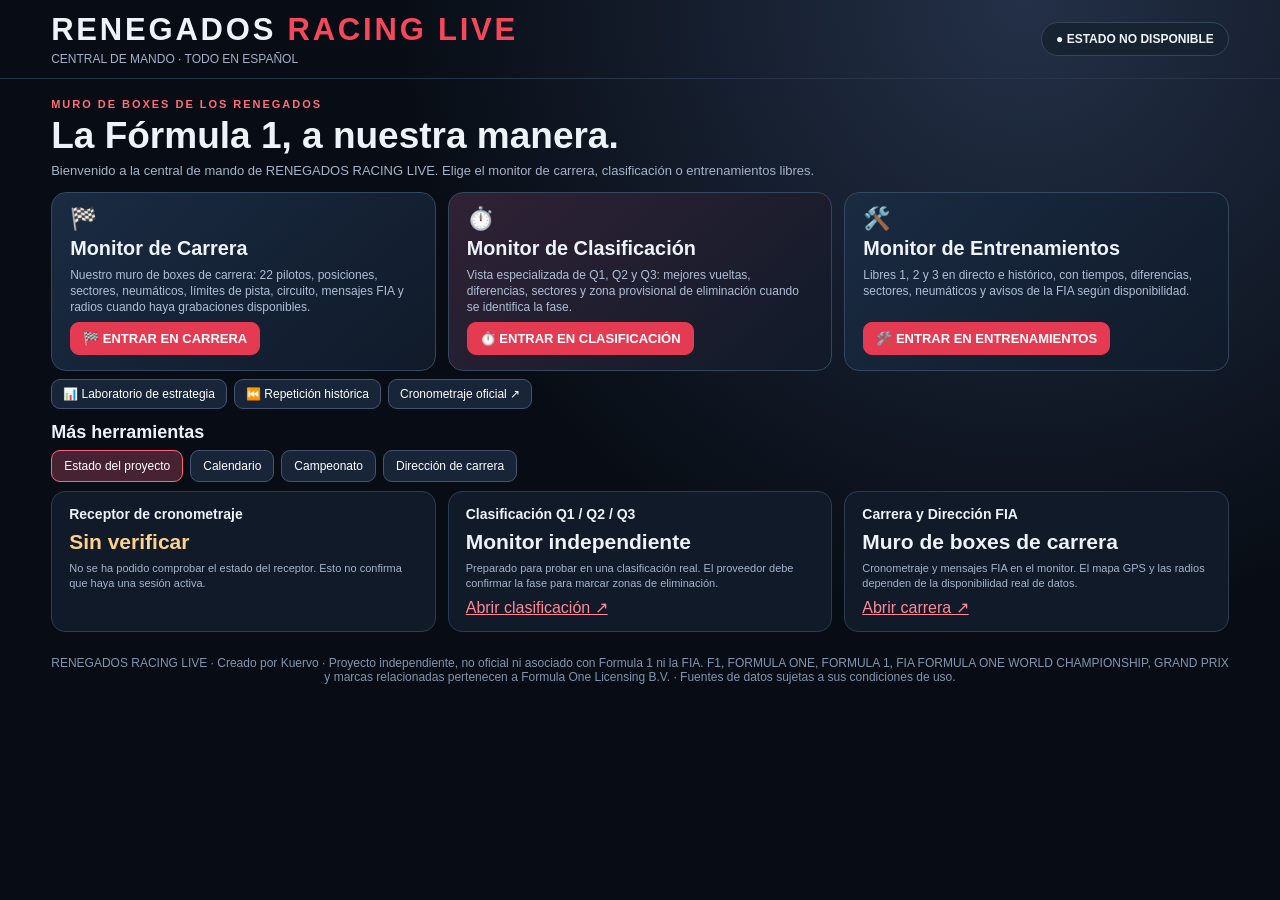
<file: index.html>
<!doctype html>
<html lang="es"><head><meta charset="utf-8"><meta name="viewport" content="width=device-width,initial-scale=1">
<meta name="theme-color" content="#090d14"><title>RENEGADOS RACING LIVE | Central de mando</title>
<style>
:root{color-scheme:dark;font-family:Inter,Segoe UI,Arial,sans-serif;background:#080d15;color:#eef3fa}*{box-sizing:border-box}body{margin:0;background:radial-gradient(circle at 80% 0%,#233047 0%,#080d15 46%);min-height:100vh}header{padding:22px max(20px,4vw);display:flex;align-items:center;justify-content:space-between;gap:12px;border-bottom:1px solid #28344a;flex-wrap:wrap}.logo{font-weight:900;letter-spacing:.09em;font-size:clamp(20px,3vw,31px)}.logo strong{color:#f6475b}.sub{font-size:12px;color:#a1b0c8;margin-top:4px}.tag{padding:9px 14px;background:#172331;border:1px solid #344559;border-radius:22px;font-weight:700;font-size:12px}.container{max-width:1480px;margin:auto;padding:26px 4vw}h1{font-size:clamp(28px,4vw,46px);margin:8px 0}p{line-height:1.5}.muted{color:#a4b4ca}.eyebrow{font-weight:800;letter-spacing:.18em;color:#ff6c7b;font-size:11px}.actions,.tabs{display:flex;gap:10px;flex-wrap:wrap}.btn,button{font:inherit;cursor:pointer;color:#fff;border:1px solid #445470;border-radius:9px;background:#182438;padding:11px 16px;text-decoration:none;display:inline-flex;align-items:center;gap:8px}.btn.main{background:#e53b52;border-color:#e53b52;font-weight:800}.btn:hover,button:hover{filter:brightness(1.18)}button[aria-selected=true]{border-color:#ff6474;background:#462232}.grid{display:grid;grid-template-columns:repeat(3,minmax(0,1fr));gap:15px;margin-top:24px}.card{border:1px solid #2b3d52;background:#101a29;border-radius:14px;padding:22px;min-width:0}.card h2{font-size:17px;margin-top:0}.span2{grid-column:span 2}.num{font-size:27px;font-weight:800}.warn{color:#ffd18a}.good{color:#89e2ba}.small{font-size:13px}.tabs{margin:24px 0 16px}section[hidden]{display:none}table{width:100%;border-collapse:collapse;min-width:550px}th,td{text-align:left;padding:11px 9px;border-bottom:1px solid #2b3d52;font-size:13px}th{color:#94a8c4}a{color:#ff8996}.tablewrap{overflow:auto}.chip{display:inline-block;padding:6px 8px;border-radius:7px;background:#263346;font-size:12px}footer{padding:40px 4vw;color:#8195af;text-align:center;font-size:12px}@media(max-width:850px){.grid{grid-template-columns:1fr}.span2{grid-column:span 1}} 
.portal{display:grid;grid-template-columns:repeat(2,minmax(0,1fr));gap:15px;margin:20px 0 12px}.portal-card{display:flex;flex-direction:column;gap:12px;padding:23px;border:1px solid #344761;border-radius:15px;background:linear-gradient(140deg,#1a2b42,#101a29);min-height:240px}.portal-card.qual{background:linear-gradient(140deg,#302235,#101a29)}.portal-card h2{font-size:25px;margin:0}.portal-card p{color:#aebfd7;font-size:14px;flex:1;margin:0}.portal-card .btn{align-self:flex-start}.portal-card .icon{font-size:32px}.support-links{display:flex;flex-wrap:wrap;gap:9px;margin:14px 0 2px}.support-links a{text-decoration:none}.section-title{font-size:21px;margin:25px 0 8px}.tag{max-width:100%;overflow-wrap:anywhere}.eyebrow{margin-top:5px}@media(max-width:720px){.portal{grid-template-columns:1fr}.portal-card{min-height:210px}}

/* Portada compacta en escritorio: sin afectar a los monitores */
@media(min-width:851px){
 header{padding-top:12px;padding-bottom:12px}
 .container{padding-top:14px;padding-bottom:12px}
 .container>h1{font-size:clamp(26px,3vw,37px);margin:5px 0}
 .container>p.muted{margin:5px 0 10px;font-size:13px;line-height:1.35}
 .portal{margin:12px 0 8px;gap:12px}
 .portal-card{min-height:0;padding:15px 18px;gap:7px}
 .portal-card .icon{font-size:22px;line-height:1}
 .portal-card h2{font-size:21px}
 .portal-card p{font-size:12px;line-height:1.35}
 .portal-card .btn{padding:8px 12px;font-size:13px}
 .support-links{margin:8px 0 0;gap:7px}
 .support-links .btn{padding:7px 11px;font-size:12px}
 .section-title{font-size:18px;margin:13px 0 5px}
 .tabs{margin:7px 0 9px;gap:7px}
 .tabs button{padding:8px 12px;font-size:12px}
 #inicio .grid{margin-top:8px;gap:12px}
 #inicio .card{padding:14px 17px}
 #inicio .card h2{font-size:14px;margin-bottom:8px}
 #inicio .num{font-size:21px}
 #inicio .card p{font-size:11px;line-height:1.35;margin:7px 0}
 footer{padding:12px 4vw}
}
@media(min-width:1101px){.portal{grid-template-columns:repeat(3,minmax(0,1fr))}.portal-card{min-height:0}.portal-card h2{font-size:clamp(17px,1.55vw,23px)}}
</style></head><body>
<header><div><div class="logo">RENEGADOS <strong>RACING LIVE</strong></div><div class="sub">CENTRAL DE MANDO · TODO EN ESPAÑOL</div></div><div class="tag" id="estado">● COMPROBANDO RECEPTOR</div></header>
<main class="container">
<div class="eyebrow">MURO DE BOXES DE LOS RENEGADOS</div><h1>La Fórmula 1, a nuestra manera.</h1>
<p class="muted">Bienvenido a la central de mando de RENEGADOS RACING LIVE. Elige el monitor de carrera, clasificación o entrenamientos libres.</p>
<div class="portal">
<article class="portal-card"><div class="icon">🏁</div><h2>Monitor de Carrera</h2><p>Nuestro muro de boxes de carrera: 22 pilotos, posiciones, sectores, neumáticos, límites de pista, circuito, mensajes FIA y radios cuando haya grabaciones disponibles.</p><a class="btn main" href="./monitor.html">🏁 ENTRAR EN CARRERA</a></article>
<article class="portal-card qual"><div class="icon">⏱️</div><h2>Monitor de Clasificación</h2><p>Vista especializada de Q1, Q2 y Q3: mejores vueltas, diferencias, sectores y zona provisional de eliminación cuando se identifica la fase.</p><a class="btn main" href="./clasificacion.html">⏱️ ENTRAR EN CLASIFICACIÓN</a></article>
<article class="portal-card"><div class="icon">🛠️</div><h2>Monitor de Entrenamientos</h2><p>Libres 1, 2 y 3 en directo e histórico, con tiempos, diferencias, sectores, neumáticos y avisos de la FIA según disponibilidad.</p><a class="btn main" href="./entrenamientos.html">🛠️ ENTRAR EN ENTRENAMIENTOS</a></article>
</div>
<div class="support-links"><a class="btn" href="./analisis.html">📊 Laboratorio de estrategia</a><a class="btn" href="./repeticion.html">⏮️ Repetición histórica</a><a class="btn" href="https://www.formula1.com/en/timing/f1-live" target="_blank" rel="noopener noreferrer">Cronometraje oficial ↗</a></div>
<h2 class="section-title">Más herramientas</h2>
<nav class="tabs" aria-label="Secciones"><button aria-selected="true" data-tab="inicio">Estado del proyecto</button><button aria-selected="false" data-tab="calendario">Calendario</button><button aria-selected="false" data-tab="resultados">Campeonato</button><button aria-selected="false" data-tab="control">Dirección de carrera</button></nav>
<section id="inicio"><div class="grid">
<div class="card"><h2>Receptor de cronometraje</h2><div class="num" id="receptorEstado">Comprobando…</div><p class="muted small" id="receptorDetalle">El estado se consulta al servicio de RENEGADOS RACING LIVE. Nunca mostramos datos antiguos como si fueran en directo.</p></div>
<div class="card"><h2>Clasificación Q1 / Q2 / Q3</h2><div class="num">Monitor independiente</div><p class="muted small">Preparado para probar en una clasificación real. El proveedor debe confirmar la fase para marcar zonas de eliminación.</p><a href="./clasificacion.html">Abrir clasificación ↗</a></div>
<div class="card"><h2>Carrera y Dirección FIA</h2><div class="num">Muro de boxes de carrera</div><p class="muted small">Cronometraje y mensajes FIA en el monitor. El mapa GPS y las radios dependen de la disponibilidad real de datos.</p><a href="./monitor.html">Abrir carrera ↗</a></div>
</div></section>
<section id="calendario" hidden><div class="card"><h2>Calendario de Grandes Premios</h2><p id="calmsg" class="muted">Consultar calendario público de la temporada</p><div class="actions"><button id="calbtn">Cargar calendario</button><select id="year" aria-label="Temporada"><option>2026</option><option>2025</option><option>2024</option></select></div><div class="tablewrap"><table><thead><tr><th>Ronda</th><th>Gran Premio</th><th>Circuito</th><th>Fecha</th></tr></thead><tbody id="races"></tbody></table></div></div></section>
<section id="resultados" hidden><div class="card"><h2>Clasificación de pilotos</h2><p class="muted">Datos históricos de clasificación del campeonato, distintos del cronometraje de carrera.</p><button id="standbtn">Cargar clasificación</button><div class="tablewrap"><table><thead><tr><th>Pos.</th><th>Piloto</th><th>Escudería</th><th>Puntos</th></tr></thead><tbody id="stand"></tbody></table></div><p id="standmsg" class="muted small"></p></div></section>
<section id="control" hidden><div class="grid"><div class="card span2"><h2>FIA · Dirección de carrera</h2><p class="muted">Los avisos se consultan en el monitor de Carrera, con los datos del receptor cuando estén verificados. Aquí no se inventan sanciones ni incidentes.</p><a class="btn" href="./monitor.html">🏁 Ver mensajes FIA en el Muro de boxes</a></div><div class="card"><h2>Radios y telemetría</h2><p class="muted small">Las comunicaciones y el GPS están sujetos a la información y a los enlaces que proporcione la fuente. No se garantiza audio reproducible.</p></div></div></section>
</main><footer>RENEGADOS RACING LIVE · Creado por Kuervo · Proyecto independiente, no oficial ni asociado con Formula 1 ni la FIA. F1, FORMULA ONE, FORMULA 1, FIA FORMULA ONE WORLD CHAMPIONSHIP, GRAND PRIX y marcas relacionadas pertenecen a Formula One Licensing B.V. · Fuentes de datos sujetas a sus condiciones de uso.</footer>
<script>
const tabs=[...document.querySelectorAll('[data-tab]')];tabs.forEach(b=>b.addEventListener('click',()=>{tabs.forEach(x=>x.setAttribute('aria-selected',String(x===b)));document.querySelectorAll('main section').forEach(s=>s.hidden=s.id!==b.dataset.tab)}));
function clean(s){return String(s??'—').replace(/[&<>"']/g,c=>({'&':'&amp;','<':'&lt;','>':'&gt;','"':'&quot;',"'":'&#39;'}[c]))}
async function get(path){let r=await fetch('https://api.jolpi.ca/ergast/f1/'+path,{signal:AbortSignal.timeout(12000)});if(!r.ok)throw Error('HTTP '+r.status);return r.json()}
document.querySelector('#calbtn').onclick=async()=>{let y=document.querySelector('#year').value, msg=document.querySelector('#calmsg');msg.textContent='Cargando calendario…';try{let j=await get(y+'.json?limit=100');let races=j.MRData.RaceTable.Races||[];document.querySelector('#races').innerHTML=races.map(r=>'<tr><td>'+clean(r.round)+'</td><td>'+clean(r.raceName)+'</td><td>'+clean(r.Circuit?.circuitName)+'</td><td>'+clean(r.date)+'</td></tr>').join('');msg.textContent=races.length?'Calendario público '+y+' (puede cambiar).':'No hay carreras disponibles.'}catch(e){msg.textContent='No se pudo cargar el calendario: '+e.message}};
document.querySelector('#standbtn').onclick=async()=>{let msg=document.querySelector('#standmsg');msg.textContent='Cargando…';try{let y=document.querySelector('#year').value;let j=await get(y+'/driverStandings.json?limit=100');let rows=j.MRData.StandingsTable.StandingsLists?.[0]?.DriverStandings||[];document.querySelector('#stand').innerHTML=rows.map(r=>'<tr><td>'+clean(r.position)+'</td><td>'+clean(r.Driver?.givenName)+' '+clean(r.Driver?.familyName)+'</td><td>'+clean(r.Constructors?.[0]?.name)+'</td><td>'+clean(r.points)+'</td></tr>').join('');msg.textContent=rows.length?'Clasificación del campeonato '+y+'.':'Todavía no hay clasificación disponible.'}catch(e){msg.textContent='No se pudo cargar: '+e.message}};

async function checkReceiver(){
 const badge=document.querySelector('#estado'),label=document.querySelector('#receptorEstado'),detail=document.querySelector('#receptorDetalle');
 try{
  const controller=new AbortController(),timeout=setTimeout(()=>controller.abort(),9000);let response;
  try{response=await fetch('https://renegados-f1-live.onrender.com/api/alternativa/diagnostico',{cache:'no-store',signal:controller.signal})}finally{clearTimeout(timeout)}
  const r=await response.json();
  const ok=response.ok&&r.vigente===true&&r.conectada===true;
  badge.textContent=ok?'● RECEPTOR EN DIRECTO VERIFICADO':'● SIN SESIÓN EN DIRECTO VERIFICADA';
  label.textContent=ok?'Conectado':'Sin directo verificado';
  label.className='num '+(ok?'good':'warn');
  detail.textContent=ok?'El receptor está conectado y dispone de información reciente.': 'No hay datos recientes confirmados. Los monitores permiten consultar la disponibilidad y el modo histórico.';
 }catch(e){badge.textContent='● ESTADO NO DISPONIBLE';label.textContent='Sin verificar';label.className='num warn';detail.textContent='No se ha podido comprobar el estado del receptor. Esto no confirma que haya una sesión activa.'}
}
checkReceiver();
</script></body></html>
</file>
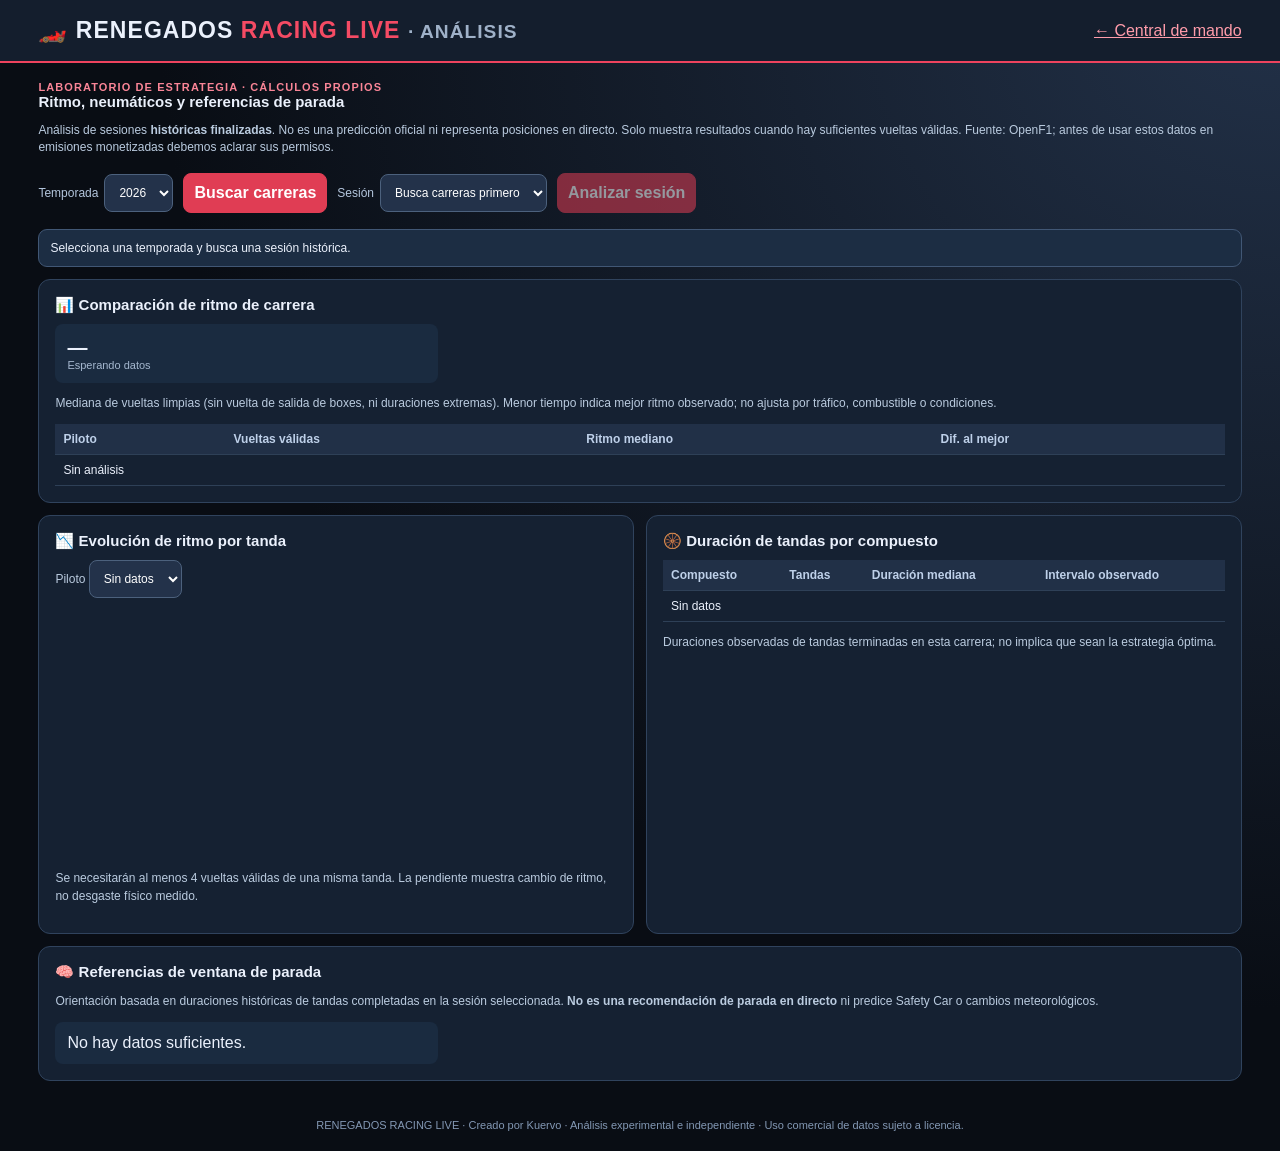
<file: analisis.html>
<!doctype html><html lang="es"><head><meta charset="utf-8"><meta name="viewport" content="width=device-width,initial-scale=1"><title>RENEGADOS RACING LIVE · Análisis de estrategia</title><style>
:root{color-scheme:dark;font-family:Segoe UI,Arial,sans-serif;background:#090d14;color:#ebf1fc}*{box-sizing:border-box}body{margin:0;background:radial-gradient(ellipse at top right,#223148,#090d14 62%)}header{display:flex;justify-content:space-between;align-items:center;flex-wrap:wrap;gap:12px;padding:17px 3%;background:#141e2d;border-bottom:2px solid #ee435e}h1{font-size:23px;letter-spacing:.045em;margin:0}h1 b{color:#f54b64}a{color:#ff9caa}main{max-width:1450px;margin:auto;padding:18px 3%}h2{font-size:15px;margin:0 0 10px}h3{font-size:14px;margin:6px 0}p{line-height:1.45}small,.muted{color:#9fb1c8}.eyebrow{font-size:11px;color:#fa8597;letter-spacing:.1em;font-weight:bold}.controls{display:flex;gap:10px;align-items:center;flex-wrap:wrap;margin:16px 0}.controls label{font-size:12px;color:#b4c6dd;display:flex;gap:6px;align-items:center}select,button{border:1px solid #4c617d;border-radius:8px;background:#23324a;padding:10px;color:white;font:inherit}button{cursor:pointer;background:#e03d54;border-color:#e03d54;font-weight:bold}button:disabled{opacity:.55;cursor:default}.grid{display:grid;grid-template-columns:repeat(2,minmax(0,1fr));gap:12px}.panel{border:1px solid #30435d;border-radius:12px;background:#152132;min-width:0;padding:16px}.wide{grid-column:span 2}.note{color:#bacbdf;font-size:12px}.status{background:#1c2d43;border:1px solid #415775;padding:11px;border-radius:9px;font-size:12px;margin:12px 0}.chart{width:100%;height:260px;overflow:hidden}.chart svg{width:100%;height:100%}.legend{font-size:12px;color:#c4d3e6}.scroll{overflow:auto;max-height:410px}table{width:100%;border-collapse:collapse;font-size:12px}th,td{border-bottom:1px solid #2e4057;padding:8px;text-align:left;white-space:nowrap}th{background:#213047;color:#bed0e9;position:sticky;top:0}.kpi{font-size:20px;font-weight:800}.kpi-label{color:#a5b8cf;font-size:11px}.metrics{display:grid;grid-template-columns:repeat(3,1fr);gap:10px}.metric{background:#1a2b40;border-radius:8px;padding:12px}.fine{font-size:11px;color:#91a6c2}footer{text-align:center;padding:20px;color:#8398b4;font-size:11px}@media(max-width:850px){.grid{grid-template-columns:1fr}.wide{grid-column:span 1}.metrics{grid-template-columns:1fr 1fr}}@media(max-width:510px){.metrics{grid-template-columns:1fr}.controls label{width:100%}select{flex:1}}
</style></head><body>
<header><h1>🏎️ RENEGADOS <b>RACING LIVE</b> <small>· ANÁLISIS</small></h1><a href="./">← Central de mando</a></header>
<main><div class="eyebrow">LABORATORIO DE ESTRATEGIA · CÁLCULOS PROPIOS</div><h2>Ritmo, neumáticos y referencias de parada</h2>
<p class="note">Análisis de sesiones <strong>históricas finalizadas</strong>. No es una predicción oficial ni representa posiciones en directo. Solo muestra resultados cuando hay suficientes vueltas válidas. Fuente: OpenF1; antes de usar estos datos en emisiones monetizadas debemos aclarar sus permisos.</p>
<div class="controls"><label>Temporada <select id="year"><option>2026</option><option>2025</option><option>2024</option><option>2023</option></select></label><button id="search">Buscar carreras</button><label>Sesión <select id="session"><option value="">Busca carreras primero</option></select></label><button id="load" disabled>Analizar sesión</button></div>
<div class="status" id="status" role="status">Selecciona una temporada y busca una sesión histórica.</div>
<div class="grid">
<section class="panel wide"><h2>📊 Comparación de ritmo de carrera</h2><div class="metrics" id="metrics"><div class="metric"><span class="kpi">—</span><div class="kpi-label">Esperando datos</div></div></div><p class="note">Mediana de vueltas limpias (sin vuelta de salida de boxes, ni duraciones extremas). Menor tiempo indica mejor ritmo observado; no ajusta por tráfico, combustible o condiciones.</p><div class="scroll"><table><thead><tr><th>Piloto</th><th>Vueltas válidas</th><th>Ritmo mediano</th><th>Dif. al mejor</th></tr></thead><tbody id="pace"><tr><td colspan="4">Sin análisis</td></tr></tbody></table></div></section>
<section class="panel"><h2>📉 Evolución de ritmo por tanda</h2><label class="note">Piloto <select id="driver"><option>Sin datos</option></select></label><div class="chart" id="trend"></div><p class="note" id="trendInfo">Se necesitarán al menos 4 vueltas válidas de una misma tanda. La pendiente muestra cambio de ritmo, no desgaste físico medido.</p></section>
<section class="panel"><h2>🛞 Duración de tandas por compuesto</h2><div class="scroll"><table><thead><tr><th>Compuesto</th><th>Tandas</th><th>Duración mediana</th><th>Intervalo observado</th></tr></thead><tbody id="stints"><tr><td colspan="4">Sin datos</td></tr></tbody></table></div><p class="note">Duraciones observadas de tandas terminadas en esta carrera; no implica que sean la estrategia óptima.</p></section>
<section class="panel wide"><h2>🧠 Referencias de ventana de parada</h2><p class="note">Orientación basada en duraciones históricas de tandas completadas en la sesión seleccionada. <strong>No es una recomendación de parada en directo</strong> ni predice Safety Car o cambios meteorológicos.</p><div id="windows" class="metrics"><div class="metric">No hay datos suficientes.</div></div></section>
</div></main><footer>RENEGADOS RACING LIVE · Creado por Kuervo · Análisis experimental e independiente · Uso comercial de datos sujeto a licencia.</footer>
<script>
"use strict";
const BASE="https://renegados-f1-live.onrender.com",el=id=>document.getElementById(id);
const esc=v=>String(v??"—").replace(/[&<>"']/g,c=>({"&":"&amp;","<":"&lt;",">":"&gt;",'"':"&quot;","'":"&#39;"}[c]));
const validNum=v=>typeof v==="number"&&Number.isFinite(v);
const med=x=>{const s=x.filter(validNum).sort((a,b)=>a-b),n=s.length;return n?n%2?s[(n-1)/2]:(s[n/2-1]+s[n/2])/2:null};
const lapFmt=v=>validNum(v)?Math.floor(v/60)+":"+(v%60).toFixed(3).padStart(6,"0"):"—";
const secs=v=>validNum(v)?v.toFixed(3)+" s":"—";
let current=null,selectedSession=null;
async function api(path){const ctrl=new AbortController(),timer=setTimeout(()=>ctrl.abort(),22000);try{const r=await fetch(BASE+path,{signal:ctrl.signal,cache:"no-store"});const d=await r.json();if(!r.ok)throw Error(d.error||"Error HTTP "+r.status);return d}finally{clearTimeout(timer)}}
function info(s){el("status").textContent=s}
function compound(s){return ({SOFT:"Blando",MEDIUM:"Medio",HARD:"Duro",INTERMEDIATE:"Intermedio",WET:"Lluvia extrema"})[String(s||"").toUpperCase()]||"Desconocido"}
function build(data){
 const drivers=new Map((data.drivers||[]).map(d=>[String(d.driver_number),d]));
 const stints=(data.stints||[]).filter(s=>validNum(Number(s.lap_start))&&validNum(Number(s.lap_end))&&Number(s.lap_end)>=Number(s.lap_start));
 const clean=(data.laps||[]).filter(l=>validNum(l.lap_duration)&&l.lap_duration>50&&l.lap_duration<240&&l.is_pit_out_lap!==true&&Number.isFinite(Number(l.lap_number))&&Number(l.lap_number)>0).map(l=>({...l,number:String(l.driver_number),lap:Number(l.lap_number),duration:l.lap_duration}));
 // Excluir vueltas muy alejadas de la mediana de cada piloto para reducir vueltas de incidente, SC o boxes.
 const groups=new Map();for(const l of clean){if(!groups.has(l.number))groups.set(l.number,[]);groups.get(l.number).push(l)}
 const filtered=new Map();for(const [id,ls] of groups){const reference=med(ls.map(l=>l.duration));filtered.set(id,ls.filter(l=>l.duration>=reference-6&&l.duration<=reference+8))}
 const pace=[...filtered].map(([id,ls])=>({id,name:drivers.get(id)?.name_acronym||drivers.get(id)?.last_name||"Coche "+id,team:drivers.get(id)?.team_name||"",laps:ls.length,median:med(ls.map(l=>l.duration))})).filter(r=>r.laps>=5&&validNum(r.median)).sort((a,b)=>a.median-b.median);
 const validStints=stints.filter(s=>{const id=String(s.driver_number),ls=filtered.get(id)||[];const a=Number(s.lap_start),b=Number(s.lap_end);return b-a>=3&&ls.filter(l=>l.lap>=a&&l.lap<=b).length>=4});
 return {drivers,stints:validStints,filtered,pace};
}
function drawPace(a){
 const best=a.pace[0]?.median;
 el("pace").innerHTML=a.pace.length?a.pace.map((r,i)=>'<tr><td>'+esc((i+1)+". "+r.name)+'</td><td>'+r.laps+'</td><td>'+lapFmt(r.median)+'</td><td>'+(i===0?"Líder":"+"+(r.median-best).toFixed(3)+" s")+'</td></tr>').join(""):'<tr><td colspan="4">No hay pilotos con cinco vueltas válidas.</td></tr>';
 el("metrics").innerHTML='<div class="metric"><div class="kpi">'+a.pace.length+'</div><div class="kpi-label">Pilotos con muestra suficiente</div></div><div class="metric"><div class="kpi">'+(a.pace.length?lapFmt(best):"—")+'</div><div class="kpi-label">Mejor ritmo mediano</div></div><div class="metric"><div class="kpi">'+a.stints.length+'</div><div class="kpi-label">Tandas analizables</div></div>';
}
function drawStints(a){
 const grouped=new Map();
 for(const s of a.stints){const key=compound(s.compound),n=Number(s.lap_end)-Number(s.lap_start)+1;if(!grouped.has(key))grouped.set(key,[]);grouped.get(key).push(n)}
 const lines=[...grouped].filter(([k,v])=>v.length>=2).sort((a,b)=>b[1].length-a[1].length);
 el("stints").innerHTML=lines.length?lines.map(([k,ns])=>'<tr><td>'+esc(k)+'</td><td>'+ns.length+'</td><td>'+med(ns).toFixed(0)+' vueltas</td><td>'+Math.min(...ns)+'–'+Math.max(...ns)+'</td></tr>').join(""):'<tr><td colspan="4">Se necesitan al menos dos tandas válidas del mismo compuesto.</td></tr>';
 el("windows").innerHTML=lines.length?lines.map(([k,ns])=>{const lo=Math.min(...ns),hi=Math.max(...ns),m=med(ns);return '<div class="metric"><h3>'+esc(k)+'</h3><div class="kpi">'+m.toFixed(0)+' vueltas</div><div class="kpi-label">Referencia histórica de duración · '+ns.length+' tandas</div><div class="fine">Intervalo observado: '+lo+'–'+hi+' vueltas desde el comienzo de la tanda</div></div>'}).join(""):'<div class="metric">Sin suficientes tandas comparables para establecer referencias.</div>';
}
function drawTrend(a){
 const id=el("driver").value,ls=a.filtered.get(id)||[];
 const candidates=a.stints.filter(s=>String(s.driver_number)===id).map(s=>({s,points:ls.filter(l=>l.lap>=Number(s.lap_start)&&l.lap<=Number(s.lap_end)).sort((x,y)=>x.lap-y.lap)})).filter(x=>x.points.length>=4);
 const chosen=candidates.sort((x,y)=>y.points.length-x.points.length)[0];
 if(!chosen){el("trend").innerHTML='<p class="note">No hay una tanda con cuatro vueltas limpias para este piloto.</p>';el("trendInfo").textContent="Sin datos suficientes para estimar la evolución de ritmo.";return}
 const points=chosen.points,low=Math.min(...points.map(p=>p.duration))-1,high=Math.max(...points.map(p=>p.duration))+1;
 const minX=points[0].lap,maxX=points[points.length-1].lap,span=Math.max(1,maxX-minX),yspan=Math.max(1,high-low);
 const coordinates=points.map(p=>[48+(p.lap-minX)/span*616,218-(p.duration-low)/yspan*180]);
 const poly=coordinates.map(v=>v.join(",")).join(" ");
 const n=points.length,avgX=points.reduce((s,p)=>s+p.lap,0)/n,avgY=points.reduce((s,p)=>s+p.duration,0)/n;
 const numerator=points.reduce((s,p)=>s+(p.lap-avgX)*(p.duration-avgY),0),denominator=points.reduce((s,p)=>s+(p.lap-avgX)**2,0),slope=denominator?numerator/denominator:null;
 el("trend").innerHTML='<svg viewBox="0 0 700 255" role="img" aria-label="Gráfico de vueltas y tiempo por vuelta"><line x1="48" y1="218" x2="670" y2="218" stroke="#6d839f"/><line x1="48" y1="24" x2="48" y2="218" stroke="#6d839f"/><text x="5" y="32" fill="#aabed9" font-size="12">'+low.toFixed(1)+'–'+high.toFixed(1)+'s</text><polyline points="'+poly+'" stroke="#ff7588" stroke-width="3" fill="none"/>'+coordinates.map(([x,y])=>'<circle cx="'+x+'" cy="'+y+'" r="4" fill="#ffe2e7"/>').join("")+'<text x="48" y="242" fill="#b5c6df" font-size="12">Vuelta '+minX+'</text><text x="590" y="242" fill="#b5c6df" font-size="12">Vuelta '+maxX+'</text></svg>';
 const wording=slope===null?"pendiente no disponible":slope>0?"tiempos crecientes (ritmo empeora)":slope<0?"tiempos decrecientes (ritmo mejora)":"ritmo estable";
 el("trendInfo").textContent="Tanda "+chosen.s.stint_number+" · "+compound(chosen.s.compound)+" · "+n+" vueltas válidas · Cambio estimado: "+(slope===null?"—":(slope>=0?"+":"")+slope.toFixed(3)+" s/vuelta")+" ("+wording+"). No demuestra desgaste: también influye combustible y tráfico.";
}
function render(data){current=build(data);drawPace(current);drawStints(current);const ids=[...current.filtered.keys()].sort((a,b)=>(current.filtered.get(b)?.length||0)-(current.filtered.get(a)?.length||0));el("driver").innerHTML=ids.map(id=>'<option value="'+esc(id)+'">'+esc(current.drivers.get(id)?.name_acronym||"Coche "+id)+'</option>').join("");drawTrend(current);const e=(data.errores_parciales||{});info("Sesión histórica cargada: "+String(data.sesion?.session_name||"carrera")+" · "+(data.sesion?.location||"circuito")+" · "+(data.laps||[]).length+" vueltas recibidas."+(Object.keys(e).length?" Algunos conjuntos no se pudieron recuperar.":""))}
el("search").onclick=async()=>{el("search").disabled=true;info("Buscando carreras históricas…");el("load").disabled=true;try{const ss=await api("/api/historico/sesiones?year="+encodeURIComponent(el("year").value));const races=ss.filter(s=>s.session_name==="Race");el("session").innerHTML='<option value="">Selecciona una carrera</option>'+races.map(s=>'<option value="'+esc(s.session_key)+'">'+esc((s.country_name||s.location||"Gran Premio")+" · "+(s.date_start||"").slice(0,10))+'</option>').join("");info(races.length?races.length+" carreras disponibles. Elige una y pulsa Analizar sesión.":"No hay carreras disponibles.")}catch(e){info("No se pudieron buscar las carreras: "+e.message)}finally{el("search").disabled=false}};
el("session").onchange=()=>{el("load").disabled=!el("session").value};
el("load").onclick=async()=>{const key=el("session").value;if(!/^\d+$/.test(key))return;el("load").disabled=true;info("Cargando vueltas y tandas de la carrera…");try{const d=await api("/api/historico/sesion/"+key);render(d)}catch(e){info("No se pudo analizar la carrera: "+e.message)}finally{el("load").disabled=false}};
el("driver").onchange=()=>{if(current)drawTrend(current)};
</script></body></html>
</file>
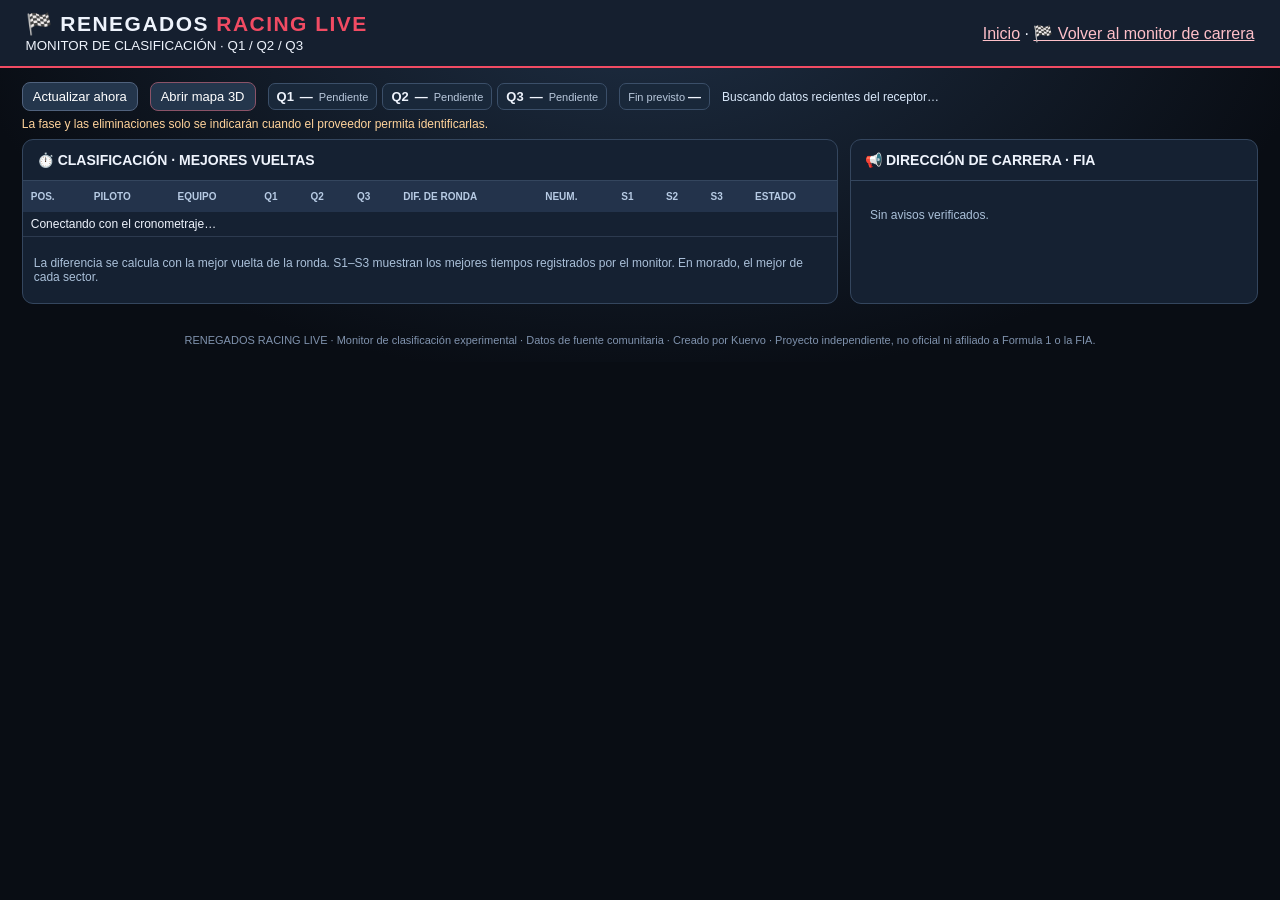
<file: clasificacion.html>
<!doctype html>
<html lang="es"><head><meta charset="utf-8"><meta name="viewport" content="width=device-width,initial-scale=1">
<title>RENEGADOS RACING LIVE · Clasificación</title>
<link rel="stylesheet" href="./panel-fia.css?v=1">
<style>
:root{color-scheme:dark;font-family:Segoe UI,Arial,sans-serif;background:#090d14;color:#eef3fc}*{box-sizing:border-box}body{margin:0;background:radial-gradient(ellipse at top,#1e2e43,#090d14 75%)}
header{display:flex;align-items:center;justify-content:space-between;gap:12px;flex-wrap:wrap;padding:12px 2%;background:#151f2f;border-bottom:2px solid #f14b63}
h1{font-size:21px;margin:0;letter-spacing:.07em}h1 b{color:#f14b63}a{color:#ffc0c9}button{border:1px solid #50627d;border-radius:8px;padding:9px 14px;color:#fff;background:#24364c;cursor:pointer;font:inherit}button:hover{background:#39506b}main{padding:14px 1.7%}h2{font-size:14px;margin:0;padding:12px 14px;border-bottom:1px solid #34465e}p{margin:8px 0}.toolbar{display:flex;gap:6px 12px;align-items:center;flex-wrap:wrap;margin-bottom:6px}.toolbar button{padding:6px 10px;font-size:13px}.panel{background:#152132;border:1px solid #34465e;border-radius:11px;overflow:hidden}.status{font-size:12px;color:#d9e8fa}.phases{display:flex;flex-wrap:wrap;gap:5px}.phase{display:flex;align-items:baseline;gap:6px;border:1px solid #3b4f69;padding:5px 8px;border-radius:7px;background:#19283a}.phase strong{font-size:13px}.phase span{font-size:11px;color:#bac9dd}.phase.on{border-color:#ff6b7b;background:#512632}.layout{display:grid;grid-template-columns:minmax(570px,2fr) minmax(300px,1fr);gap:12px}.scroll{overflow-x:auto}table{width:100%;border-collapse:collapse;white-space:nowrap;font-size:12px;font-variant-numeric:tabular-nums}th{position:sticky;top:0;text-align:left;background:#23334b;color:#b7cbe4;font-size:10px;padding:10px 8px}td{border-bottom:1px solid #2c3a4f;padding:5px 8px}tbody tr:nth-child(even){background:#ffffff05}.danger{background:#542d36!important}.danger td:first-child{color:#ff9ba4;font-weight:bold}.muted{color:#97abc4}.fia-panel{display:flex;flex-direction:column}#fia{flex:1;min-height:0;contain:size;overflow-y:auto;padding:8px}#fia article{padding:10px;border-bottom:1px solid #34455f;font-size:12px}#fia time{display:block;color:#95a6c0;font-size:11px}.note{padding:11px;color:#aac0d9;font-size:12px}#phaseStatus{color:#ffd39b;font-size:12px;margin:4px 0 8px}footer{padding:16px;color:#8093ae;text-align:center;font-size:11px}@media(max-width:900px){.layout{grid-template-columns:minmax(0,1fr)}#fia{contain:none;max-height:55vh}}@media(max-width:600px){.phases{order:1;flex-basis:100%}h1{font-size:17px}main{padding:9px}}
.round-time,.general-clock{font-variant-numeric:tabular-nums}.phase .round-time,.general-clock strong{font-size:13px;color:#f1f6ff;font-weight:700}.general-clock{padding:5px 8px;border:1px solid #3b4f69;border-radius:7px;background:#19283a;color:#bac9dd;font-size:11px}
.elimination-divider td{padding:3px 8px;border-top:2px solid #fa7888;background:#311e2b;color:#ffd0d6;font-size:10px;font-weight:700;letter-spacing:.04em;text-transform:uppercase}
.elimination-divider[data-group="q2"] td{border-top-color:#ff9b65;color:#ffdcc6}
.elimination-divider[data-group="provisional"] td{border-top:2px dashed #ffce73;background:#292639;color:#ffde9f}
.tyre-state{margin-left:5px;color:#d1dced;background:#27374e;border-radius:4px;padding:1px 4px;font-size:10px}
.pit-state{color:#ffe0a2;background:#433823;border-radius:4px;padding:2px 4px}
#timing .best-sector{background:#512e73;color:#f1d4ff;font-weight:700}
#timing tr[data-team-color] td:nth-child(2){border-left:4px solid var(--team-color,#8294b1);padding-left:10px}

#map3DButton{border-color:#8b5368}
#map3DPanel{margin:0 0 12px}#map3DPanel[hidden]{display:none}
.map3d-toolbar{display:flex;align-items:center;flex-wrap:wrap;gap:8px;padding:8px 12px}
.map3d-toolbar label{font-size:13px}.map3d-toolbar button{padding:7px 10px;font-size:13px}
#map3DViewport{height:clamp(275px,51vh,580px);position:relative;background:#0a1221;overflow:hidden}
#map3DViewport canvas{display:block;width:100%;height:100%}
#map3DTime{flex:1;min-width:120px}#map3DClock{min-width:108px;font-variant-numeric:tabular-nums;font-size:12px}
#map3DEnvironment{margin:0;padding:4px 12px}#map3DStatus{margin:0;padding:8px 12px;color:#b8c9e1;font-size:13px}

</style>
<script type="importmap">
{"imports":{"three":"https://cdn.jsdelivr.net/npm/three@0.160.1/build/three.module.js","three/addons/":"https://cdn.jsdelivr.net/npm/three@0.160.1/examples/jsm/"}}
</script></head><body>
<header><div><h1>🏁 RENEGADOS <b>RACING LIVE</b></h1><small>MONITOR DE CLASIFICACIÓN · Q1 / Q2 / Q3</small></div><nav aria-label="Navegación"><a href="./">Inicio</a> · <a href="./monitor.html?v=53">🏁 Volver al monitor de carrera</a></nav></header>
<main>
<div class="toolbar">
<button id="refresh">Actualizar ahora</button>
<button id="map3DButton" type="button" aria-controls="map3DPanel" aria-expanded="false">Abrir mapa 3D</button>
<div class="phases" role="group" aria-label="Rondas de clasificación">
<div class="phase" id="phase1"><strong>Q1</strong><span id="clock1" class="round-time" title="Tiempo de la ronda">—</span><span id="info1">Pendiente</span></div>
<div class="phase" id="phase2"><strong>Q2</strong><span id="clock2" class="round-time" title="Tiempo de la ronda">—</span><span id="info2">Pendiente</span></div>
<div class="phase" id="phase3"><strong>Q3</strong><span id="clock3" class="round-time" title="Tiempo de la ronda">—</span><span id="info3">Pendiente</span></div>
</div>
<span class="general-clock">Fin previsto <strong id="sessionClock">—</strong></span>
<span class="status" id="status" role="status">Esperando datos…</span>
</div>
<p id="phaseStatus">La fase y las eliminaciones solo se indicarán cuando el proveedor permita identificarlas.</p>
<section id="map3DPanel" class="panel" aria-labelledby="map3DTitle" hidden>
<h2 id="map3DTitle">Circuito en 3D</h2>
<div class="map3d-toolbar">
<button id="map3DReplay" type="button" hidden disabled>Repetir con datos reales</button>
<button id="map3DDemo" type="button">Probar demostración</button>
<button id="map3DCenter" type="button" aria-pressed="true">Cámara general</button>
<button id="map3DChase" type="button" aria-pressed="false" disabled>Seguir coche</button>
<label>Piloto <select id="map3DDriver"><option value="">Vista general</option></select></label>
<button id="map3DClose" type="button">Cerrar 3D</button>
</div>
<p id="map3DStatus" role="status">Preparando el circuito…</p>
<p id="map3DFlags" class="note" aria-live="polite" hidden></p>
<div id="map3DViewport" aria-label="Vista tridimensional del circuito"></div>
<p id="map3DEnvironment" class="note" hidden>Carril de boxes en azul · Edificios con alturas aproximadas · <a href="https://www.openstreetmap.org/copyright" target="_blank" rel="noopener">© colaboradores de OpenStreetMap</a> · <a href="./las-vegas-entorno.osm.json">Datos del entorno (ODbL)</a></p>
<div class="map3d-toolbar">
<button id="map3DPlay" type="button" disabled>Reproducir</button>
<label>Velocidad <select id="map3DSpeed"><option value="1">1×</option><option value="2">2×</option><option value="4">4×</option></select></label>
<input id="map3DTime" type="range" min="0" max="1" step="0.1" value="0" aria-label="Tiempo de la repetición" disabled>
<output id="map3DClock">00:00 / 00:00</output>
</div>
</section>
<div class="layout">
<section class="panel"><h2>⏱️ CLASIFICACIÓN · MEJORES VUELTAS</h2><div class="scroll"><table><thead><tr><th>POS.</th><th>PILOTO</th><th>EQUIPO</th><th>Q1</th><th>Q2</th><th>Q3</th><th>DIF. DE RONDA</th><th>NEUM.</th><th>S1</th><th>S2</th><th>S3</th><th>ESTADO</th></tr></thead><tbody id="timing"><tr><td colspan="12">Conectando con el cronometraje…</td></tr></tbody></table></div><p class="note">La diferencia se calcula con la mejor vuelta de la ronda. S1–S3 muestran los mejores tiempos registrados por el monitor. En morado, el mejor de cada sector.</p></section>
<section class="panel fia-panel"><h2>📢 DIRECCIÓN DE CARRERA · FIA</h2><div id="fia"><p class="note">Sin avisos verificados.</p></div></section></div>
</main><footer>RENEGADOS RACING LIVE · Monitor de clasificación experimental · Datos de fuente comunitaria · Creado por Kuervo · Proyecto independiente, no oficial ni afiliado a Formula 1 o la FIA.</footer>
<script src="./f1-es.js?v=6"></script>
<script src="./marcas-circuitos.js?v=1"></script>
<script src="./reloj-clasificacion.js?v=1"></script>
<script src="./panel-fia.js?v=1"></script>
<script src="./clasificacion.js?v=8"></script></body></html>
</file>
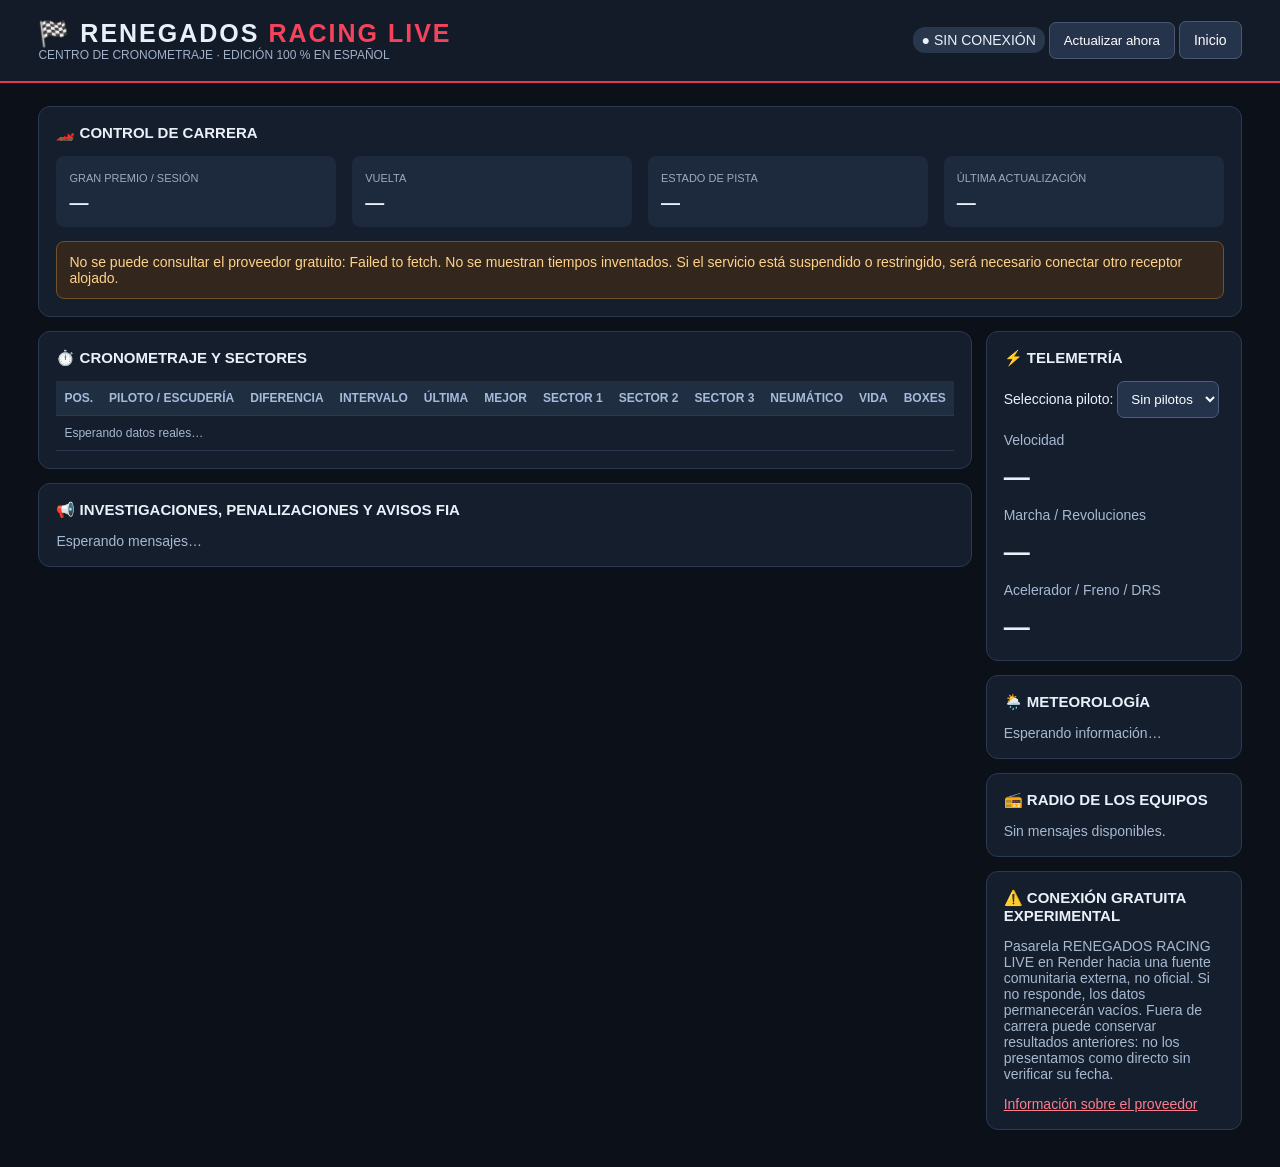
<file: directo.html>
<!doctype html><html lang="es"><head><meta charset="utf-8"><meta name="viewport" content="width=device-width,initial-scale=1"><title>RENEGADOS RACING LIVE · Directo</title><style>
*{box-sizing:border-box}body{margin:0;background:#0b1019;color:#eaf0fa;font:14px Segoe UI,Arial}header{background:#131b29;border-bottom:2px solid #e73750;padding:19px 3%;display:flex;align-items:center;justify-content:space-between;flex-wrap:wrap;gap:10px}h1{margin:0;letter-spacing:2px;font-size:25px}h1 em{color:#f4435b;font-style:normal}.meta{color:#9fb0c7;font-size:12px}main{max-width:1550px;margin:auto;padding:23px 3%}.grid{display:grid;grid-template-columns:2fr 1fr;gap:14px}.card{background:#151e2d;border:1px solid #2a3a51;border-radius:12px;padding:17px;margin-bottom:14px}h2{font-size:15px;margin:0 0 14px}.status{display:flex;gap:16px;flex-wrap:wrap}.status>div{background:#1d2a3d;border-radius:8px;padding:13px;flex:1;min-width:110px}.status b{font-size:19px;display:block;margin-top:7px}.label{font-size:11px;color:#99aac2}.warning{background:#33271d;color:#ffd28a;border:1px solid #70512c;padding:12px;border-radius:8px;margin-top:14px}button,a.btn{background:#26344b;color:#fff;border:1px solid #495772;padding:10px 14px;border-radius:7px;cursor:pointer;text-decoration:none}button:hover,a.btn:hover{background:#3c4e68}.scroll{overflow:auto}table{border-collapse:collapse;width:100%;white-space:nowrap}th,td{font-size:12px;border-bottom:1px solid #2b3950;text-align:left;padding:10px 8px}th{background:#202e41;color:#a5bbdb}.accent{color:#ff6476}.muted{color:#a6b9d1}select{background:#24334a;color:#fff;border:1px solid #4b5d7b;border-radius:7px;padding:9px;max-width:100%}.pill{display:inline-block;border-radius:12px;background:#28374c;padding:5px 9px}#messages{max-height:350px;overflow:auto}#messages article{padding:10px 0;border-bottom:1px solid #344154}#messages time{font-size:11px;color:#90a4bf}.value{font-size:26px;font-weight:700}a{color:#ff7c8c}@media(max-width:950px){.grid{grid-template-columns:1fr}} </style></head><body>
<header><div><h1>🏁 RENEGADOS <em>RACING LIVE</em></h1><div class="meta">CENTRO DE CRONOMETRAJE · EDICIÓN 100 % EN ESPAÑOL</div></div><div><span id="connection" class="pill">Comprobando fuente…</span> <button id="refresh">Actualizar ahora</button> <a class="btn" href="./">Inicio</a></div></header><main>
<div class="card"><h2>🏎️ CONTROL DE CARRERA</h2><div class="status"><div><span class="label">GRAN PREMIO / SESIÓN</span><b id="session">—</b></div><div><span class="label">VUELTA</span><b id="lap">—</b></div><div><span class="label">ESTADO DE PISTA</span><b id="track">—</b></div><div><span class="label">ÚLTIMA ACTUALIZACIÓN</span><b id="updated">—</b></div></div><div id="notice" class="warning" role="status">Consultando el proveedor de datos…</div></div>
<div class="grid"><div><div class="card"><h2>⏱️ CRONOMETRAJE Y SECTORES</h2><div class="scroll"><table><thead><tr><th>POS.</th><th>PILOTO / ESCUDERÍA</th><th>DIFERENCIA</th><th>INTERVALO</th><th>ÚLTIMA</th><th>MEJOR</th><th>SECTOR 1</th><th>SECTOR 2</th><th>SECTOR 3</th><th>NEUMÁTICO</th><th>VIDA</th><th>BOXES</th></tr></thead><tbody id="timing"><tr><td colspan="12" class="muted">Esperando datos reales…</td></tr></tbody></table></div></div><div class="card"><h2>📢 INVESTIGACIONES, PENALIZACIONES Y AVISOS FIA</h2><div id="messages" class="muted">Esperando mensajes…</div></div></div>
<div><div class="card"><h2>⚡ TELEMETRÍA</h2><label for="driver">Selecciona piloto: </label><select id="driver"><option value="">Sin pilotos</option></select><p class="muted">Velocidad</p><div class="value" id="speed">—</div><p class="muted">Marcha / Revoluciones</p><div class="value" id="gear">—</div><p class="muted">Acelerador / Freno / DRS</p><div class="value" id="pedals">—</div></div><div class="card"><h2>🌦️ METEOROLOGÍA</h2><div id="weather" class="muted">Esperando información…</div></div><div class="card"><h2>📻 RADIO DE LOS EQUIPOS</h2><div id="radio" class="muted">Sin mensajes disponibles.</div></div><div class="card"><h2>⚠️ CONEXIÓN GRATUITA EXPERIMENTAL</h2><p class="muted">Pasarela RENEGADOS RACING LIVE en Render hacia una fuente comunitaria externa, no oficial. Si no responde, los datos permanecerán vacíos. Fuera de carrera puede conservar resultados anteriores: no los presentamos como directo sin verificar su fecha.</p><a target="_blank" rel="noopener" href="https://github.com/harsh779/f1-live-api">Información sobre el proveedor</a></div></div></div></main>
<script src="./f1-es.js?v=6"></script>
<script>
const BASE='https://renegados-f1-live.onrender.com/api/f1', $=id=>document.getElementById(id), state={drivers:[],selected:'',lastStamp:null};let busy=false;
const str=v=>(v===undefined||v===null||v==='')?'—':String(v), safe=v=>str(v).replace(/[&<>"']/g,c=>({'&':'&amp;','<':'&lt;','>':'&gt;','"':'&quot;','\'':'&#39;'}[c])),get=async(p)=>{const controller=new AbortController(),timer=setTimeout(()=>controller.abort(),9000);try{const r=await fetch(BASE+p,{signal:controller.signal,cache:'no-store'});if(!r.ok){let info=await r.json().catch(()=>({}));throw Error(info.error||'HTTP '+r.status)}return await r.json()}finally{clearTimeout(timer)}};
function list(v,key){if(Array.isArray(v))return v;if(Array.isArray(v?.[key]))return v[key];if(v?.[key]&&typeof v[key]==='object')return Object.values(v[key]);return []}
function age(ts){let n=Date.parse(ts||'');return isFinite(n)?Math.round((Date.now()-n)/1000):null}
function tyre(c){return ({SOFT:'Blando',MEDIUM:'Medio',HARD:'Duro',INTERMEDIATE:'Intermedio',WET:'Lluvia extrema'})[String(c||'').toUpperCase()]||str(c)}
function renderTiming(data){const ds=list(data,'drivers').sort((a,b)=>Number(a.position||999)-Number(b.position||999));state.drivers=ds;if(!ds.length){$('timing').innerHTML='<tr><td colspan="12">El proveedor todavía no tiene pilotos disponibles.</td></tr>';return}
$('timing').innerHTML=ds.map(d=>'<tr><td>'+safe(d.position)+'</td><td><b>'+safe(d.acronym||d.name||d.driver_number)+'</b><div class="muted">'+safe(d.team)+'</div></td><td>'+safe(d.gap_to_leader)+'</td><td>'+safe(d.interval)+'</td><td>'+safe(d.last_lap_time)+'</td><td>'+safe(d.best_lap_time)+'</td>'+[0,1,2].map(i=>'<td>'+safe(d.sectors?.[i]?.value)+'</td>').join('')+'<td>'+safe(tyre(d.tyre_compound))+'</td><td>'+safe(d.tyre_laps)+'</td><td>'+safe(d.in_pit?'En boxes':d.retired?'Retirado':'—')+'</td></tr>').join('');
let previous=$('driver').value;$('driver').innerHTML='<option value="">Selecciona un piloto</option>'+ds.map(d=>'<option value="'+safe(d.driver_number)+'">'+safe(d.acronym||d.name||d.driver_number)+'</option>').join('');$('driver').value=ds.some(d=>String(d.driver_number)===previous)?previous:String(ds[0].driver_number);telemetry();}
function telemetry(){let d=state.drivers.find(d=>String(d.driver_number)===$('driver').value),t=d?.telemetry||{};$('speed').textContent=t.speed==null?'—':t.speed+' km/h';$('gear').textContent=str(t.gear)+' / '+str(t.rpm)+' RPM';$('pedals').textContent=str(t.throttle)+' % / '+str(t.brake)+' / '+str(t.drs)}
$('driver').onchange=telemetry;
function renderMessages(d){let m=list(d,'messages');$('messages').innerHTML=m.length?m.slice(0,60).map(x=>'<article><time>'+safe(x.timestamp||x.time||x.utc)+'</time><div>'+mensajeFiaHtml(x.message||x.text||x.Message||"Aviso",safe)+'</div></article>').join(''):'Sin mensajes de Dirección de Carrera disponibles.'}
async function refresh(){if(busy)return;busy=true;try{let [status,timing,control,weather,radio]=await Promise.allSettled(['/status','/timing','/race-control','/weather','/team-radio'].map(get));if(status.status!=='fulfilled'&&timing.status!=='fulfilled')throw Error((status.reason||timing.reason)?.message||'Sin respuesta');
let s=status.status==='fulfilled'?status.value:{},t=timing.status==='fulfilled'?timing.value:{};let timestamp=t.timestamp||s.timestamp||s.last_update||s.last_message_at||null;let seconds=age(timestamp);$('updated').textContent=timestamp?new Date(timestamp).toLocaleTimeString('es-ES'):'Sin fecha';$('session').textContent=str(s.session?.name||s.session?.session_name||s.session_name||s.session||t.session);$('lap').textContent=str(s.lap_count?.current||s.current_lap||s.lap||'—')+' / '+str(s.lap_count?.total||s.total_laps);$('track').textContent=str(s.track_status?.message||s.track_status?.status||s.track_status||s.track_flag);
if(timing.status==='fulfilled')renderTiming(t);if(control.status==='fulfilled')renderMessages(control.value);
if(weather.status==='fulfilled'){let w=weather.value;$('weather').textContent='Aire: '+str(w.air_temperature||w.air_temp)+' °C · Pista: '+str(w.track_temperature||w.track_temp)+' °C · Humedad: '+str(w.humidity)+' % · Lluvia: '+str(w.rainfall??w.rain)}
if(radio.status==='fulfilled'){let a=list(radio.value,'messages');$('radio').innerHTML=a.length?a.slice(0,6).map(m=>'<p>'+safe(m.acronym||m.name||m.driver_number)+' · '+safe(m.timestamp)+' '+(String(m.audio_url||'').startsWith('https://')?'<a target="_blank" rel="noopener" href="'+safe(m.audio_url)+'">Escuchar audio</a>':'')+'</p>').join(''):'Sin mensajes de radio disponibles.'}
let fresh=seconds!==null&&seconds>=0&&seconds<90;let online=Boolean(s.connected===true||s.connection_status==='CONNECTED'||s.status==='connected');$('connection').textContent=fresh&&online?'● DATOS RECIENTES':'● DIRECTO SIN CONFIRMAR';$('notice').textContent=!timestamp?'Conexión al proveedor establecida, pero no hay marca temporal verificable: no podemos confirmar que sean datos en directo.':!fresh?'El proveedor está respondiendo, pero los datos recibidos no son recientes ('+(seconds===null?'sin hora':Math.round(seconds/60)+' min')+'). No son tiempos en vivo confirmados.':online?'Datos recientes recibidos del proveedor comunitario.':'Hay datos recientes, pero el estado de la conexión no está confirmado. Atento a posibles retrasos.';
}catch(e){$('connection').textContent='● SIN CONEXIÓN';$('notice').textContent='No se puede consultar el proveedor gratuito: '+(e?.name==='AbortError'?'tiempo de espera agotado':e.message)+'. No se muestran tiempos inventados. Si el servicio está suspendido o restringido, será necesario conectar otro receptor alojado.';}finally{busy=false}}
$('refresh').onclick=refresh;refresh();setInterval(refresh,12000);
</script></body></html>
</file>
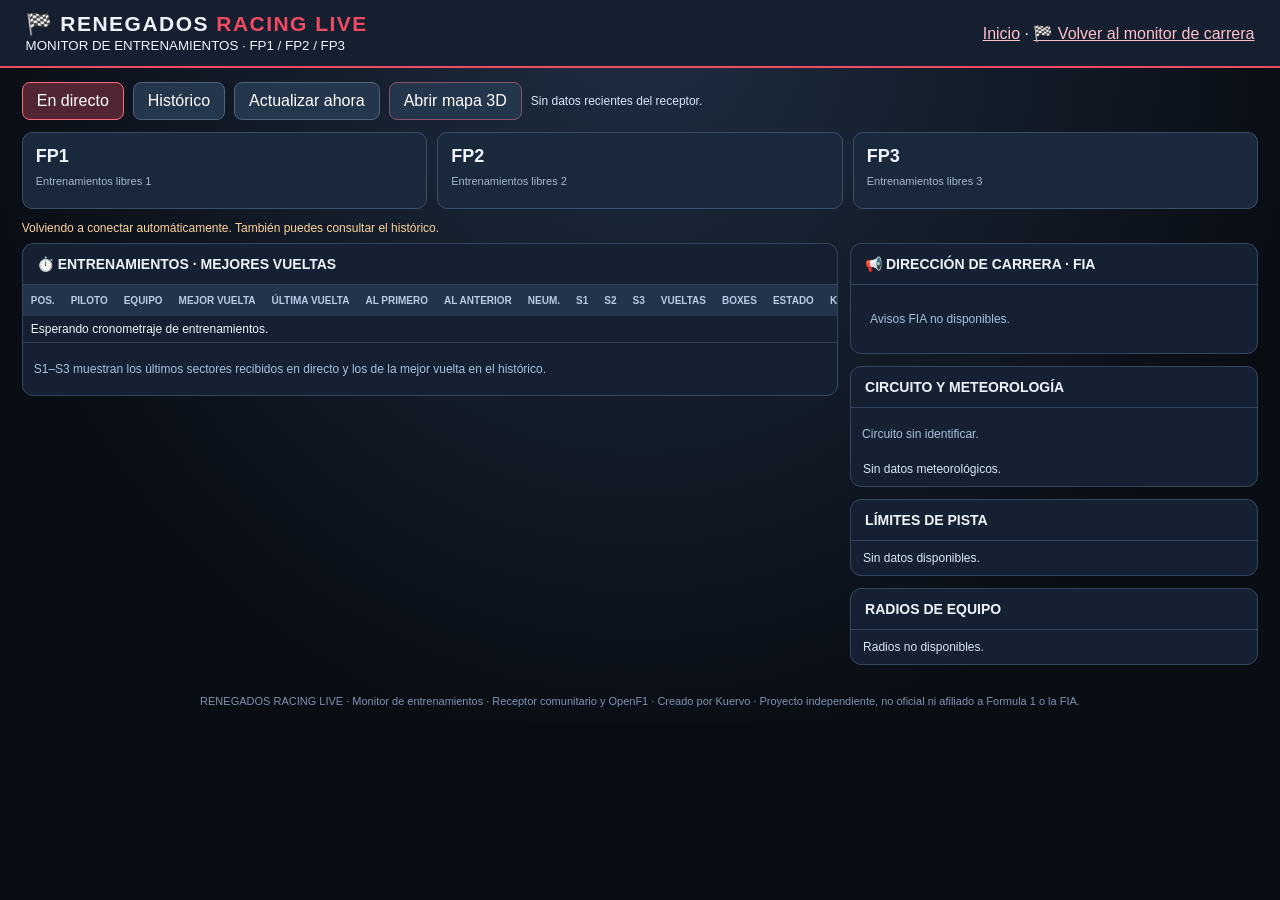
<file: entrenamientos.html>
<!doctype html>
<html lang="es"><head><meta charset="utf-8"><meta name="viewport" content="width=device-width,initial-scale=1">
<title>RENEGADOS RACING LIVE · Entrenamientos</title>
<style>
:root{color-scheme:dark;font-family:Segoe UI,Arial,sans-serif;background:#090d14;color:#eef3fc}*{box-sizing:border-box}body{margin:0;background:radial-gradient(ellipse at top,#1e2e43,#090d14 75%)}
header{display:flex;align-items:center;justify-content:space-between;gap:12px;flex-wrap:wrap;padding:12px 2%;background:#151f2f;border-bottom:2px solid #f14b63}
h1{font-size:21px;margin:0;letter-spacing:.07em}h1 b{color:#f14b63}a{color:#ffc0c9}button{border:1px solid #50627d;border-radius:8px;padding:9px 14px;color:#fff;background:#24364c;cursor:pointer;font:inherit}button:hover{background:#39506b}main{padding:14px 1.7%}h2{font-size:14px;margin:0;padding:12px 14px;border-bottom:1px solid #34465e}p{margin:8px 0}.toolbar{display:flex;gap:9px;align-items:center;flex-wrap:wrap;margin-bottom:12px}.panel{background:#152132;border:1px solid #34465e;border-radius:11px;overflow:hidden}.status{font-size:12px;color:#d9e8fa;flex:1}.phases{display:grid;grid-template-columns:repeat(3,minmax(0,1fr));gap:10px;margin-bottom:12px}.phase{border:1px solid #3b4f69;padding:13px;border-radius:10px;background:#19283a}.phase strong{font-size:18px}.phase p{font-size:11px;color:#a5b7d0}.phase.on{border-color:#ff6b7b;background:#512632}.layout{display:grid;grid-template-columns:minmax(570px,2fr) minmax(300px,1fr);gap:12px;align-items:start}.scroll{overflow:auto;max-height:720px}table{width:100%;border-collapse:collapse;white-space:nowrap;font-size:12px;font-variant-numeric:tabular-nums}th{position:sticky;top:0;text-align:left;background:#23334b;color:#b7cbe4;font-size:10px;padding:10px 8px}td{border-bottom:1px solid #2c3a4f;padding:8px}tbody tr:nth-child(even){background:#ffffff05}.danger{background:#542d36!important}.danger td:first-child{color:#ff9ba4;font-weight:bold}.muted{color:#97abc4}.tag{display:inline-block;padding:4px 7px;border-radius:6px;background:#2d3e58;font-size:11px}#fia{max-height:650px;overflow-y:auto;padding:8px}#fia article{padding:10px;border-bottom:1px solid #34455f;font-size:12px}#fia time{display:block;color:#95a6c0;font-size:11px}.note{padding:11px;color:#aac0d9;font-size:12px}#phaseStatus{color:#ffd39b;font-size:12px}footer{padding:16px;color:#8093ae;text-align:center;font-size:11px}@media(max-width:900px){.layout{grid-template-columns:1fr}}@media(max-width:600px){.phases{gap:5px}.phase{padding:9px}h1{font-size:17px}main{padding:9px}}
#timing tr[data-team-color] td:nth-child(2){border-left:4px solid var(--team-color,#8294b1);padding-left:10px}

/* Código de color FIA: solo color, sin modificar tamaños ni distribución */
#fia article.fia-green{border-left:4px solid #42d884}
#fia article.fia-yellow{border-left:4px solid #ffd34f}
#fia article.fia-red{border-left:4px solid #ff5268}
#fia article.fia-blue{border-left:4px solid #60abff}
#fia article.fia-white{border-left:4px solid #e9f0ff}
#fia article.fia-black{border-left:4px solid #818b9e}
#fia article.fia-checkered{border-left:4px solid #d6dae4}
#fia article.fia-other{border-left:4px solid #425b7b}
#fia article.fia-green .flag{color:#42d884}
#fia article.fia-yellow .flag{color:#ffd34f}
#fia article.fia-red .flag{color:#ff5268}
#fia article.fia-blue .flag{color:#60abff}
#fia article.fia-white .flag{color:#e9f0ff}
#fia article.fia-black .flag{color:#c0c7d3}
#fia article.fia-checkered .flag{color:#e4e8f1}
button[aria-pressed="true"]{border-color:#ff6b7b;background:#512632}
select{font:inherit;color:inherit;background:#24364c;border:1px solid #50627d;border-radius:8px;padding:8px}
#historyControls[hidden]{display:none}.extras{display:grid;gap:12px}.scroll{max-height:680px}
#map[hidden]{display:none}#map{display:block;width:100%;height:125px}#map #track{fill:none;stroke:#ff7386;stroke-width:4;stroke-linejoin:round;stroke-linecap:round}
#weather,#radios,#limits,#laps {margin:10px 12px;color:#d9e8fa;font-size:12px}
#radios,#limits,#laps{max-height:225px;overflow:auto}#radios p,#limits p{margin:6px 0}
#fia{max-height:280px}.scroll td{padding-top:6px;padding-bottom:6px}

#map3DButton{border-color:#8b5368}
#map3DPanel{margin:0 0 12px}#map3DPanel[hidden]{display:none}
.map3d-toolbar{display:flex;align-items:center;flex-wrap:wrap;gap:8px;padding:8px 12px}
.map3d-toolbar label{font-size:13px}.map3d-toolbar button{padding:7px 10px;font-size:13px}
#map3DViewport{height:clamp(275px,51vh,580px);position:relative;background:#0a1221;overflow:hidden}
#map3DViewport canvas{display:block;width:100%;height:100%}
#map3DTime{flex:1;min-width:120px}#map3DClock{min-width:108px;font-variant-numeric:tabular-nums;font-size:12px}
#map3DEnvironment{margin:0;padding:4px 12px}#map3DStatus{margin:0;padding:8px 12px;color:#b8c9e1;font-size:13px}

.radio-es{padding:9px 12px;border-top:1px solid #34465e;font-size:12px}.radio-es p{margin:6px 0}
.radio-es audio{display:block;width:100%;margin-top:6px}.radio-es audio[hidden]{display:none}
.radio-action{font-size:12px;padding:5px 8px}
</style>
<script type="importmap">
{"imports":{"three":"https://cdn.jsdelivr.net/npm/three@0.160.1/build/three.module.js","three/addons/":"https://cdn.jsdelivr.net/npm/three@0.160.1/examples/jsm/"}}
</script></head><body>
<header><div><h1>🏁 RENEGADOS <b>RACING LIVE</b></h1><small>MONITOR DE ENTRENAMIENTOS · FP1 / FP2 / FP3</small></div><nav><a href="./">Inicio</a> · <a href="./monitor.html">🏁 Volver al monitor de carrera</a></nav></header>
<main>
<div class="toolbar"><button id="liveMode" aria-pressed="true">En directo</button><button id="historyMode" aria-pressed="false">Histórico</button><button id="refresh">Actualizar ahora</button><button id="map3DButton" type="button" aria-controls="map3DPanel" aria-expanded="false">Abrir mapa 3D</button><span class="status" id="status" role="status">Esperando datos…</span></div>
<div id="historyControls" class="toolbar" hidden>
<label>Temporada <select id="year"></select></label>
<label>Gran Premio <select id="meeting" disabled></select></label>
<label>Sesión <select id="session" disabled></select></label>
<a id="officialResults" href="https://www.formula1.com/en/results">Resultados oficiales</a>
</div>
<div class="phases"><div class="phase" id="phase1"><strong>FP1</strong><p>Entrenamientos libres 1</p></div><div class="phase" id="phase2"><strong>FP2</strong><p>Entrenamientos libres 2</p></div><div class="phase" id="phase3"><strong>FP3</strong><p>Entrenamientos libres 3</p></div></div>
<p id="phaseStatus">Consultando el estado de la sesión…</p>
<section id="map3DPanel" class="panel" aria-labelledby="map3DTitle" hidden>
<h2 id="map3DTitle">Mapa 3D de entrenamientos</h2>
<div class="map3d-toolbar">
<button id="map3DReplay" type="button" disabled>Repetir con datos reales</button>
<button id="map3DDemo" type="button">Probar demostración</button>
<button id="map3DCenter" type="button" aria-pressed="true">Cámara general</button>
<button id="map3DChase" type="button" aria-pressed="false" disabled>Seguir coche</button>
<label>Piloto <select id="map3DDriver"><option value="">Vista general</option></select></label>
<button id="map3DClose" type="button">Cerrar 3D</button>
</div>
<p id="map3DStatus" role="status">Preparando el circuito…</p>
<div id="map3DViewport" aria-label="Vista tridimensional del circuito"></div>
<p id="map3DEnvironment" class="note" hidden>Carril de boxes en azul · Edificios con alturas aproximadas · <a href="https://www.openstreetmap.org/copyright" target="_blank" rel="noopener">© colaboradores de OpenStreetMap</a> · <a href="./las-vegas-entorno.osm.json">Datos del entorno (ODbL)</a></p>
<div class="map3d-toolbar">
<button id="map3DPlay" type="button" disabled>Reproducir</button>
<label>Velocidad <select id="map3DSpeed"><option value="1">1×</option><option value="2">2×</option><option value="4">4×</option></select></label>
<input id="map3DTime" type="range" min="0" max="1" step="0.1" value="0" aria-label="Tiempo de la repetición" disabled>
<output id="map3DClock">00:00 / 00:00</output>
</div>
</section>
<div class="layout">
<section class="panel"><h2>⏱️ ENTRENAMIENTOS · MEJORES VUELTAS</h2><div class="scroll"><table><thead><tr><th>POS.</th><th>PILOTO</th><th>EQUIPO</th><th>MEJOR VUELTA</th><th>ÚLTIMA VUELTA</th><th>AL PRIMERO</th><th>AL ANTERIOR</th><th>NEUM.</th><th>S1</th><th>S2</th><th>S3</th><th>VUELTAS</th><th>BOXES</th><th>ESTADO</th><th>KM/H</th></tr></thead><tbody id="timing"><tr><td colspan="15">Conectando con el cronometraje…</td></tr></tbody></table></div><p class="note">S1–S3 muestran los últimos sectores recibidos en directo y los de la mejor vuelta en el histórico.</p></section>
<aside class="extras"><section class="panel"><h2>📢 DIRECCIÓN DE CARRERA · FIA</h2><div id="fia"><p class="note">Sin avisos verificados.</p></div></section>
<section class="panel"><h2>CIRCUITO Y METEOROLOGÍA</h2><svg id="map" viewBox="0 0 400 140" aria-label="Trazado del circuito" hidden><path id="track"></path><g id="marks2D" aria-label="Meta, sentido de marcha y norte"></g></svg><p id="mapNote" class="note">Circuito sin identificar.</p><p id="weather">Sin datos meteorológicos.</p></section>
<section class="panel"><h2>LÍMITES DE PISTA</h2><div id="limits">Sin datos disponibles.</div></section>
<section class="panel">
<h2>RADIOS DE EQUIPO</h2>
<div id="radios">Sin grabaciones disponibles.</div>
<div id="radio-es-panel" class="radio-es" hidden>
<strong>Radio en español</strong>
<p id="radio-es-status" role="status"></p>
<p id="radio-es-text" lang="es"></p>
<audio id="radio-es-player" controls preload="none" aria-label="Radio en español" hidden></audio>
</div>
</section>
<section id="lapsPanel" class="panel" hidden><h2>VUELTAS POR PILOTO</h2><div id="laps"><label>Piloto <select id="lapDriver"></select></label><table><thead><tr><th>VUELTA</th><th>TIEMPO</th><th>S1</th><th>S2</th><th>S3</th><th>NEUM.</th></tr></thead><tbody id="lapTimes"></tbody></table></div></section>
</aside></div>
</main><footer>RENEGADOS RACING LIVE · Monitor de entrenamientos · Receptor comunitario y OpenF1 · Creado por Kuervo · Proyecto independiente, no oficial ni afiliado a Formula 1 o la FIA.</footer>
<script src="./f1-es.js?v=6"></script>
<script src="./marcas-circuitos.js?v=1"></script>
<script src="./entrenamientos.js?v=10"></script>
<script type="module" src="./radio-es.js?v=5"></script>
</body></html>
</file>
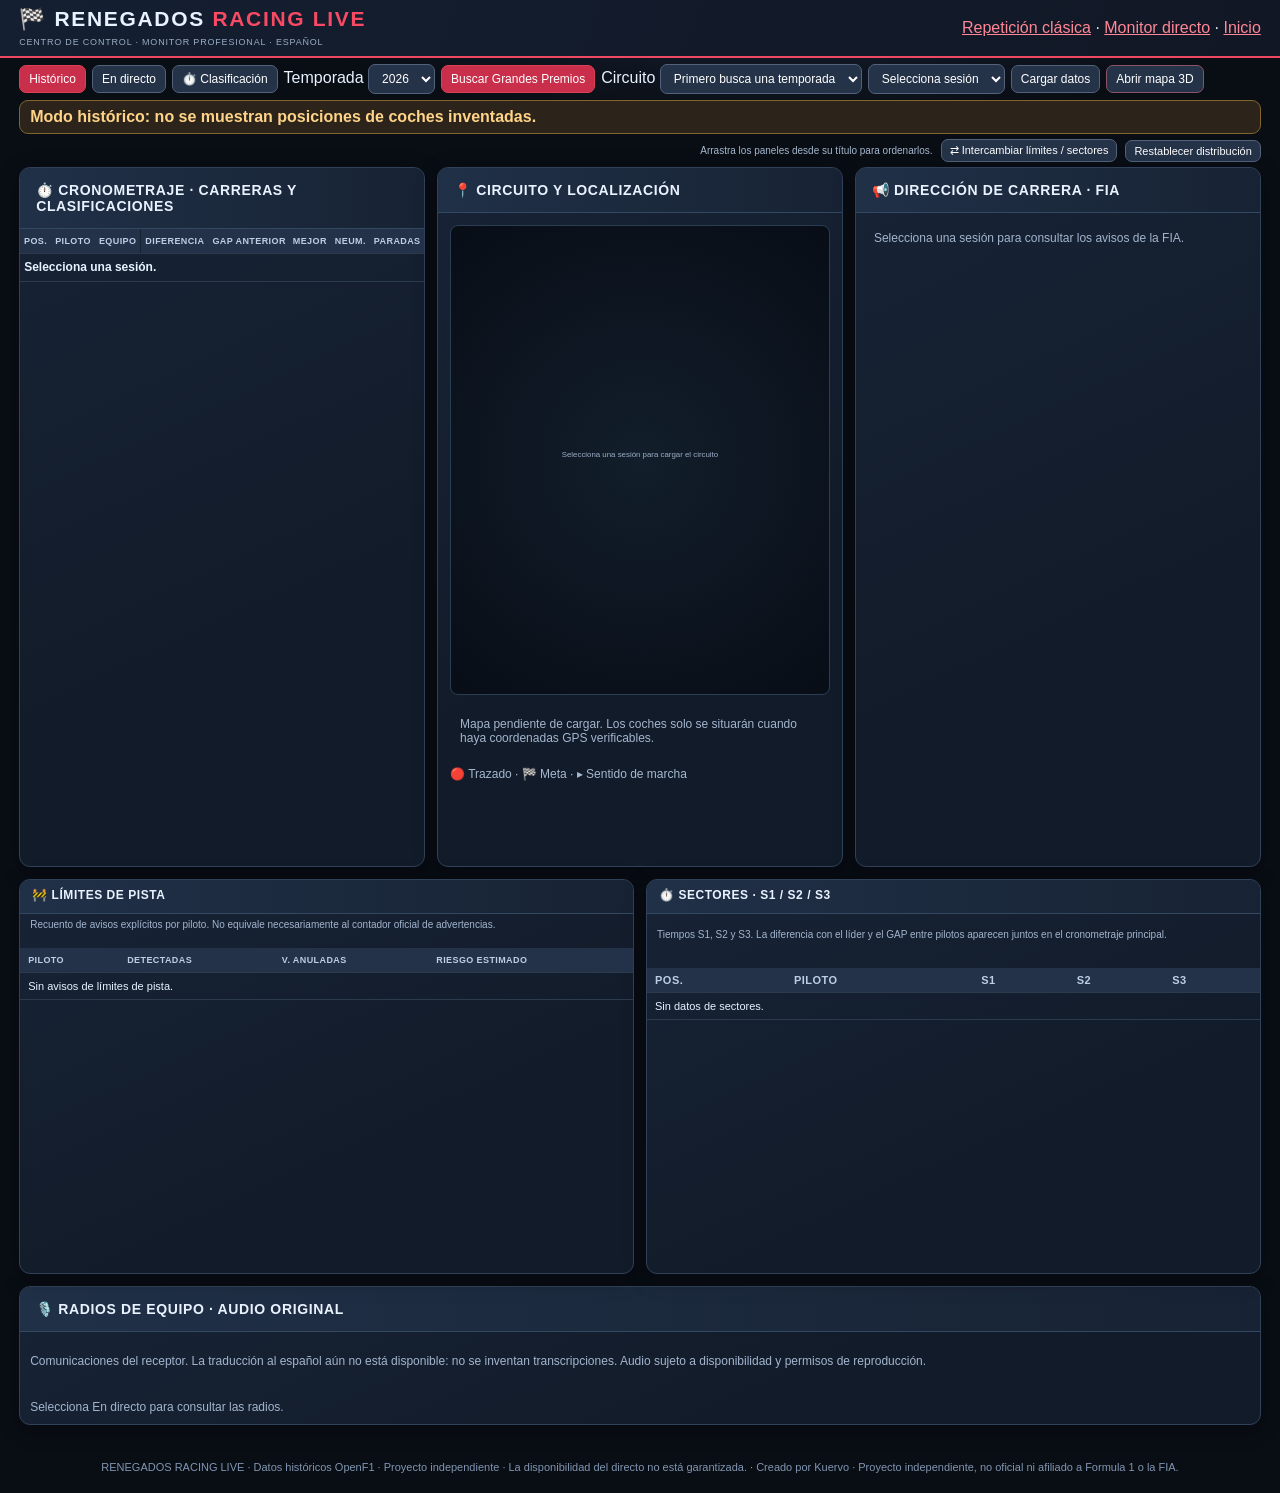
<file: monitor.html>
<!doctype html><html lang="es"><head><meta charset="utf-8"><meta name="viewport" content="width=device-width,initial-scale=1"><title>RENEGADOS RACING LIVE · Muro de boxes</title><link rel="stylesheet" href="./panel-fia.css?v=1"><style>
:root{color-scheme:dark;font-family:Segoe UI,Arial,sans-serif;background:#090d14;color:#e9f2ff}*{box-sizing:border-box}body{margin:0}header{display:flex;justify-content:space-between;align-items:center;gap:15px;flex-wrap:wrap;padding:14px 2%;border-bottom:2px solid #ee3d55;background:#141c29}h1{font-size:22px;margin:0;letter-spacing:.07em}h1 b{color:#f84a64}small,.dim{color:#9aacc4}a{color:#ff8796}button,select{background:#253349;border:1px solid #53617b;border-radius:7px;color:#fff;padding:9px 12px;font:inherit}button{cursor:pointer}button.primary{background:#dc4056;border-color:#dc4056}main{padding:12px 1.5%}.controls{display:flex;align-items:center;gap:10px;flex-wrap:wrap;margin-bottom:12px}.status{padding:9px 12px;border:1px solid #80652e;border-radius:8px;background:#2c241b;color:#ffd488;flex:1;min-width:230px}.layout{display:grid;grid-template-columns:minmax(340px,1.15fr) minmax(370px,1.65fr) minmax(255px,.8fr);gap:12px;align-items:start}.panel{background:#141e2d;border:1px solid #2d3e56;border-radius:11px;min-width:0;overflow:hidden}.panel h2{font-size:14px;margin:0;padding:14px 13px;border-bottom:1px solid #304059}.inside{padding:12px}.scroll{overflow:auto}table{border-collapse:collapse;width:100%;font-size:12px;white-space:nowrap}td,th{padding:9px 7px;text-align:left;border-bottom:1px solid #2c3a4d}th{color:#a4b9d3;background:#1e293a;font-size:11px}.timing{max-height:calc(100vh - 198px);overflow:auto}#map{background:#080e16;width:100%;height:470px;display:block;border-radius:8px}#fia{height:640px;overflow-y:auto;overscroll-behavior:contain;scrollbar-width:thin;scrollbar-color:#5d7897 #141e2d}#fia article{padding:13px 10px;border-bottom:1px solid #304059;min-height:64px;font-size:12px}#fia time{color:#94aac7;font-size:11px}.flag{color:#ffbf69;font-weight:bold}.info{padding:10px;color:#a3b5ce;font-size:12px}.legend{display:flex;gap:14px;flex-wrap:wrap}.key{font-size:12px;color:#a6b9cf}footer{padding:20px;text-align:center;color:#8196b3;font-size:11px}@media(max-width:1100px){.layout{grid-template-columns:1fr 1fr}.fiaCol{grid-column:span 2}#fia{height:320px}}@media(max-width:720px){.layout{grid-template-columns:1fr}.fiaCol{grid-column:span 1}.timing{max-height:440px}#map{height:350px}}

.pos-up{color:#65e5a0;font-weight:700}.pos-down{color:#ff8392;font-weight:700}.pos-delta{display:inline-block;margin-left:5px;font-size:11px}.changed-up{animation:riseFlash 2.3s ease-out}.changed-down{animation:fallFlash 2.3s ease-out}@keyframes riseFlash{from{background:#12543c}to{background:transparent}}@keyframes fallFlash{from{background:#612b38}to{background:transparent}}@media(prefers-reduced-motion:reduce){.changed-up,.changed-down{animation:none}}
#radios{max-height:330px;overflow-y:auto;overscroll-behavior:contain}#radios article{padding:10px 12px;border-bottom:1px solid #304059}#radios audio{display:block;width:100%;max-width:480px;margin-top:7px}#radios .no-translation{color:#a4b6ca;font-size:12px;margin-top:5px}

/* Renovación visual Muro de boxes: sin alterar las conexiones de datos */
:root{--bg:#090d14;--panel:#131d2b;--stroke:#304259;--accent:#f14861;--muted:#9cb0cb;font-variant-numeric:tabular-nums}
body{background:radial-gradient(ellipse 65% 22% at 60% -8%,#24334d 0%,transparent 75%),var(--bg)}
header{padding:18px 2%;background:linear-gradient(110deg,#141f31,#111725);border-bottom:2px solid var(--accent)}
header h1{font-size:clamp(21px,2vw,28px);font-weight:850;letter-spacing:.08em}
header small{font-size:11px;letter-spacing:.09em}
main{padding:16px 1.5%}
.panel{background:linear-gradient(155deg,#172336,#121b29 65%);border-color:var(--stroke);box-shadow:0 5px 24px #0003}
.panel h2{border-bottom:1px solid #334962;background:linear-gradient(90deg,#203047,#172334);padding:14px 16px;font-weight:800;letter-spacing:.045em}
.controls{gap:9px;margin-bottom:15px}
button,select{transition:background .18s,border-color .18s,transform .18s;cursor:pointer}
button:hover,select:hover{background:#354962;border-color:#7c8ca5}
button:focus-visible,select:focus-visible{outline:2px solid #ffd072;outline-offset:2px}
button.primary{background:#c92f4b}
button.primary:hover{background:#ef4562}
.status{border-radius:9px;padding:11px 14px;font-weight:650}
.layout{grid-template-columns:minmax(400px,1.4fr) minmax(380px,1.6fr) minmax(280px,1fr);gap:14px}
table{font-size:12px;font-variant-numeric:tabular-nums}
th{position:sticky;top:0;z-index:2;background:#233149;color:#bdcee6;text-transform:uppercase;font-size:10px;letter-spacing:.045em}
td,th{padding:10px 8px}
tbody tr:nth-child(even){background:#ffffff06}
tbody tr:hover{background:#30445b70}
#timing td:first-child{font-size:14px;font-weight:800}
#timing td:nth-child(2){font-size:13px;letter-spacing:.05em}
#timing td:nth-child(4),#timing td:nth-child(5),#timing td:nth-child(6){font-weight:650}
#timing tr[data-team-color] td:nth-child(2){border-left:4px solid var(--team-color,#8294b1);padding-left:10px}
.tyre-pill,.pit-pill{display:inline-block;border-radius:6px;padding:3px 7px;font-size:11px;font-weight:750}
.tyre-soft{background:#792d3b;color:#ffe0e4}.tyre-medium{background:#635021;color:#ffdf80}.tyre-hard{background:#c9d1df;color:#1c2939}.tyre-inter{background:#1c5944;color:#a9ffd8}.tyre-wet{background:#1d477b;color:#b6dcff}.tyre-unknown{color:#8fa2bd}
.pit-active{background:#6b4219;color:#ffe1ab}.pit-out{background:#184f4a;color:#a4f7e2}
#fia{padding:8px;scrollbar-width:thin;overflow-wrap:anywhere}
#fia article{margin:0;padding:10px;border-bottom:1px solid #34455f;border-radius:0;background:transparent;font-size:12px}
#fia article:hover{background:#ffffff05}
#map{background:radial-gradient(circle at center,#121e2b,#080d16);border:1px solid #293e53}
#track{filter:drop-shadow(0 0 7px #ef3e5688)}
@media(max-width:1180px){.layout{grid-template-columns:1fr 1fr}.fiaCol{grid-column:span 2}#fia{height:340px}}
@media(max-width:750px){.layout{grid-template-columns:minmax(0,1fr)}.fiaCol{grid-column:span 1}.controls{align-items:stretch}header{padding:13px 3%}.panel h2{font-size:12px}}
#liveSummary{display:flex;align-items:center;gap:9px 14px;flex-wrap:wrap}#liveSummary[hidden]{display:none}#liveSummary .live-title{font-size:12px;white-space:nowrap}#liveSummary #liveMeta{margin:0;padding:0;font-size:11px;flex:1 1 340px}#liveSummary label{font-size:12px;display:inline-flex;align-items:center;gap:8px}#liveSummary select{max-width:340px;min-width:170px;padding:7px 9px}#liveSummary button{padding:7px 10px;font-size:12px}#liveSummary small{font-size:10px;flex:1 1 200px}@media(max-width:750px){#liveSummary{align-items:stretch}#liveSummary label{flex-wrap:wrap}#liveSummary select{max-width:100%}}
#fia{height:465px;max-height:465px;overflow-y:auto}#fia article{min-height:0}@media(max-width:750px){#fia{height:465px;max-height:465px}}
.layout>.limits-compact{grid-column:2;grid-row:2;align-self:start}.limits-compact h2{padding:9px 12px;font-size:12px}.limits-compact #limitsInfo{font-size:10px;line-height:1.35;padding:7px 10px;margin:0}.limits-compact .scroll{max-height:165px!important}.limits-compact th,.limits-compact td{padding:6px 9px;font-size:11px}.limits-compact th{font-size:9px}@media(max-width:1180px){.layout>.limits-compact{grid-column:2;grid-row:auto}}@media(max-width:750px){.layout>.limits-compact{grid-column:1}}

.layout-toolbar{display:flex;justify-content:flex-end;align-items:center;gap:14px;margin:0 0 9px;color:#a6b9cf;font-size:11px}.layout-toolbar button{padding:6px 10px;font-size:11px}
#dashboardGrid{display:flex;flex-wrap:wrap;align-items:flex-start;gap:12px}
#dashboardGrid>.panel{flex:1 1 29%;min-width:min(100%,300px);margin:0}
#dashboardGrid>.panel.limits-compact{grid-column:auto;grid-row:auto;flex:1 1 28%}
#dashboardGrid>.panel.dragging{opacity:.85;outline:2px dashed #ff9aae}
#dashboardGrid>.panel.drop-target{outline:3px solid #ff9aae;outline-offset:3px;box-shadow:0 0 0 6px #f1486122}
#dashboardGrid>.panel>h2{cursor:grab;user-select:none;touch-action:pan-y}
#dashboardGrid>.panel>h2:active{cursor:grabbing}
@media(max-width:900px){#dashboardGrid>.panel{flex-basis:46%}}
@media(max-width:650px){#dashboardGrid>.panel{flex-basis:100%}.layout-toolbar{justify-content:space-between}}

/* Cronometraje de parrilla completa: 22 filas visibles, sin scroll interno vertical */
#dashboardGrid>.panel:has(#timing){flex:1 1 36%;min-width:min(100%,475px)}
#dashboardGrid .timing{max-height:none;overflow-x:auto;overflow-y:visible}
#dashboardGrid .timing table{font-size:11px;line-height:1.15}
#dashboardGrid .timing th{padding:7px 4px;font-size:9px}
#dashboardGrid .timing td{padding:5px 4px;height:28px}
#dashboardGrid #timing td:first-child{font-size:12px}
#dashboardGrid #timing td:nth-child(2){font-size:11px}
#dashboardGrid #timing .tyre-pill,#dashboardGrid #timing .pit-pill{font-size:10px;padding:2px 4px}
@media(max-width:720px){#dashboardGrid>.panel:has(#timing){min-width:0;flex-basis:100%}}
#dashboardGrid>.panel.limits-compact{flex:0 1 calc(50% - 6px);width:calc(50% - 6px);max-width:calc(50% - 6px);min-width:300px}@media(max-width:700px){#dashboardGrid>.panel.limits-compact{flex:1 1 100%;width:100%;max-width:100%;min-width:0}}
#dashboardGrid>.panel.limits-compact,#dashboardGrid>.panel.sectors-compact{flex:0 1 calc(50% - 6px);width:calc(50% - 6px);max-width:calc(50% - 6px);min-width:0}#dashboardGrid>.panel.sectors-compact h2{padding:9px 12px;font-size:12px}#dashboardGrid>.panel.sectors-compact .info{padding:7px 10px;font-size:10px}#dashboardGrid>.panel.sectors-compact th,#dashboardGrid>.panel.sectors-compact td{padding:6px 8px;font-size:11px}@media(max-width:750px){#dashboardGrid>.panel.limits-compact,#dashboardGrid>.panel.sectors-compact{flex:1 1 100%;width:100%;max-width:100%}}
/* Filas estables: tres paneles principales y dos paneles a media anchura */
#dashboardGrid{display:grid;grid-template-columns:repeat(6,minmax(0,1fr));gap:12px;align-items:start}
#dashboardGrid>.panel{width:auto;max-width:none;min-width:0;grid-column:span 2;flex:none}
#dashboardGrid>.panel:has(#timing){min-width:0;flex:none;grid-column:span 2}
#dashboardGrid>.panel.limits-compact,#dashboardGrid>.panel.sectors-compact{width:auto;max-width:none;min-width:0;flex:none;grid-column:span 3;grid-row:auto}
@media(max-width:1100px){#dashboardGrid>.panel{grid-column:span 3}#dashboardGrid>.panel.limits-compact,#dashboardGrid>.panel.sectors-compact{grid-column:span 3}}
@media(max-width:720px){#dashboardGrid>.panel,#dashboardGrid>.panel:has(#timing),#dashboardGrid>.panel.limits-compact,#dashboardGrid>.panel.sectors-compact{grid-column:span 6}}
/* Tres paneles superiores alineados; avisos FIA con scroll ocupando toda la columna */
@media(min-width:1101px){
 #dashboardGrid{align-items:stretch}
 #dashboardGrid>.panel:has(#timing),#dashboardGrid>.panel:has(#map),#dashboardGrid>.panel.fiaCol{height:700px;min-height:700px;align-self:stretch}
 #dashboardGrid>.panel:has(#map){display:flex;flex-direction:column}
 #dashboardGrid>.panel:has(#map)>.inside{display:flex;flex-direction:column;flex:1;min-height:0}
 #dashboardGrid #map{flex:1;min-height:470px;height:auto}
 #dashboardGrid>.panel.fiaCol{display:flex;flex-direction:column;overflow:hidden}
 #dashboardGrid>.panel.fiaCol #fia{display:block;flex:1 1 0;min-height:0;height:0;max-height:none;overflow-y:auto;overflow-x:hidden;overscroll-behavior:contain}
}
@media(max-width:1100px){#dashboardGrid>.panel.fiaCol #fia{height:465px;max-height:465px;overflow-y:auto}}

/* FIA escritorio: altura fija real, sin restricciones CSS heredadas */
@media(min-width:1101px){
 #dashboardGrid>.panel.fiaCol{height:700px!important;min-height:700px!important;max-height:700px!important;display:flex!important;flex-direction:column!important;overflow:hidden!important}
 #dashboardGrid>.panel.fiaCol>h2{flex:0 0 auto!important}
 #dashboardGrid>.panel.fiaCol>#fia{height:calc(700px - 48px)!important;max-height:calc(700px - 48px)!important;min-height:0!important;flex:1 1 auto!important;overflow-y:auto!important;overflow-x:hidden!important}
}

/* Compactación SOLO de cabecera y controles: paneles principales intactos */
@media(min-width:1101px){
 header{padding:7px 1.5%}
 header h1{font-size:21px}
 header small{font-size:9px}
 main{padding-top:6px}
 .controls{margin-bottom:5px;gap:6px}
 .controls button,.controls select{padding:6px 9px;font-size:12px}
 .controls .status{padding:7px 10px}
 #liveSummary{padding:5px 9px!important;margin-bottom:5px!important;gap:5px 9px}
 #liveSummary #liveMeta{font-size:10px;flex:1 1 250px}
 #liveSummary select{padding:5px 7px}
 #liveSummary button{padding:5px 8px}
 #liveSummary small{font-size:9px}
 .layout-toolbar{margin-bottom:5px;font-size:10px;gap:8px}
 .layout-toolbar button{padding:4px 8px}
}

/* Segunda fila: límites y sectores exactamente iguales, 10 filas visibles */
#dashboardGrid>.panel.limits-compact,#dashboardGrid>.panel.sectors-compact{height:395px;min-height:395px;max-height:395px;display:flex;flex-direction:column;overflow:hidden}
#dashboardGrid>.panel.limits-compact>h2,#dashboardGrid>.panel.sectors-compact>h2{height:38px;flex:0 0 38px;padding:10px 12px}
#dashboardGrid>.panel.limits-compact>.info,#dashboardGrid>.panel.sectors-compact>.info{height:41px;flex:0 0 41px;padding:7px 10px;overflow:hidden;font-size:10px;line-height:1.3}
#dashboardGrid>.panel.limits-compact>.scroll,#dashboardGrid>.panel.sectors-compact>.scroll{height:316px!important;max-height:316px!important;flex:0 0 316px;overflow-y:auto;overflow-x:auto}
#dashboardGrid>.panel.limits-compact th,#dashboardGrid>.panel.sectors-compact th{height:26px;padding:5px 8px}
#dashboardGrid>.panel.limits-compact td,#dashboardGrid>.panel.sectors-compact td{height:29px;padding:5px 8px}
/* Sectores y límites: cabeceras más finas para que se vean 10 filas completas */
#dashboardGrid>.panel.limits-compact>h2,#dashboardGrid>.panel.sectors-compact>h2{height:34px;flex-basis:34px;padding:8px 12px}
#dashboardGrid>.panel.limits-compact>.info,#dashboardGrid>.panel.sectors-compact>.info{height:34px;flex-basis:34px;padding:5px 10px;line-height:1.2}
#dashboardGrid>.panel.limits-compact>.scroll,#dashboardGrid>.panel.sectors-compact>.scroll{height:327px!important;max-height:327px!important;flex-basis:327px}
#dashboardGrid>.panel.limits-compact th,#dashboardGrid>.panel.sectors-compact th{height:24px;padding:4px 8px}
#dashboardGrid>.panel.limits-compact td,#dashboardGrid>.panel.sectors-compact td{height:27px;padding:4px 8px}

/* Meteo superpuesta en el circuito: conserva tamaños y orden de los paneles */
.circuit-map-wrap{position:relative}
.circuit-weather{position:absolute;top:9px;left:9px;right:9px;display:flex;flex-wrap:wrap;gap:5px;pointer-events:none}
.circuit-weather[hidden]{display:none}
.circuit-weather .wx{background:rgba(12,22,36,.93);border:1px solid #3c536c;border-radius:6px;padding:5px 7px;font-size:10px;color:#c1cfe0;white-space:nowrap}
.circuit-weather .wx strong{font-size:12px;color:#f3f7ff;margin-left:4px}
#map3DButton{border-color:#8b5368}
#map3DPanel{margin:0 0 12px}#map3DPanel[hidden]{display:none}
.map3d-toolbar{display:flex;align-items:center;flex-wrap:wrap;gap:8px;padding:8px 12px}
.map3d-toolbar label{font-size:13px}.map3d-toolbar button{padding:7px 10px;font-size:13px}
#map3DViewport{height:clamp(275px,51vh,580px);position:relative;background:#0a1221;overflow:hidden}
#map3DViewport canvas{display:block;width:100%;height:100%}
#map3DTime{flex:1;min-width:120px}#map3DClock{min-width:108px;font-variant-numeric:tabular-nums;font-size:12px}
#map3DEnvironment{margin:0;padding:4px 12px}#map3DStatus{margin:0;padding:8px 12px;color:#b8c9e1;font-size:13px}

.tyre-state{margin-left:5px;color:#d1dced;background:#27374e;border-radius:4px;padding:1px 4px;font-size:10px}.best-sector{background:#512e73;color:#f1d4ff;font-weight:700}
</style>
<script type="importmap">
{"imports":{"three":"https://cdn.jsdelivr.net/npm/three@0.160.1/build/three.module.js","three/addons/":"https://cdn.jsdelivr.net/npm/three@0.160.1/examples/jsm/"}}
</script></head><body><header><div><h1>🏁 RENEGADOS <b>RACING LIVE</b></h1><small>CENTRO DE CONTROL · MONITOR PROFESIONAL · ESPAÑOL</small></div><div><a href="./repeticion.html">Repetición clásica</a> · <a href="./directo.html">Monitor directo</a> · <a href="./">Inicio</a></div></header><main>
<div class="controls"><button id="modeHistory" class="primary" type="button">Histórico</button><button id="modeLive" type="button">En directo</button><button id="modeQual" type="button" onclick="window.location.href=&quot;./clasificacion.html&quot;">⏱️ Clasificación</button><label id="historyYearLabel">Temporada <select id="year"><option>2026</option><option>2025</option><option>2024</option><option>2023</option></select></label><button class="primary" id="find">Buscar Grandes Premios</button><label id="historyCircuitLabel">Circuito <select id="circuit"><option value="">Primero busca una temporada</option></select></label><select id="session" aria-label="Sesión"><option value="">Selecciona sesión</option></select><button id="load">Cargar datos</button><button id="map3DButton" type="button" aria-controls="map3DPanel" aria-expanded="false">Abrir mapa 3D</button><span id="state" class="status" role="status">Modo histórico: no se muestran posiciones de coches inventadas.</span></div>
<div id="liveSummary" class="panel" hidden style="padding:9px 13px;margin-bottom:10px"><strong class="live-title">🏎️ DATOS DE CARRERA EN DIRECTO</strong><p id="liveMeta" class="info" role="status">Esperando conexión con el proveedor.</p><label>Mapa de circuito <select id="liveCircuit"><option value="">Cargando circuitos…</option></select></label> <button id="liveMap" type="button">Cargar trazado</button> <button id="liveRefresh" type="button">Actualizar ahora</button> <small>Comprobación automática cada 5 segundos. El proveedor puede no ofrecer una carrera en directo.</small></div><section id="map3DPanel" class="panel" aria-labelledby="map3DTitle" hidden>
<h2 id="map3DTitle">Circuito en 3D</h2>
<div class="map3d-toolbar">
<button id="map3DReplay" type="button" hidden disabled>Repetir con datos reales</button>
<button id="map3DDemo" type="button">Probar demostración</button>
<button id="map3DCenter" type="button" aria-pressed="true">Cámara general</button>
<button id="map3DChase" type="button" aria-pressed="false" disabled>Seguir coche</button>
<label>Piloto <select id="map3DDriver"><option value="">Vista general</option></select></label>
<button id="map3DClose" type="button">Cerrar 3D</button>
</div>
<p id="map3DStatus" role="status">Preparando el circuito…</p>
<p id="map3DFlags" class="info" aria-live="polite" hidden></p>
<div id="map3DViewport" aria-label="Vista tridimensional del circuito"></div>
<p id="map3DEnvironment" class="note" hidden>Carril de boxes en azul · Edificios con alturas aproximadas · <a href="https://www.openstreetmap.org/copyright" target="_blank" rel="noopener">© colaboradores de OpenStreetMap</a> · <a href="./las-vegas-entorno.osm.json">Datos del entorno (ODbL)</a></p>
<div class="map3d-toolbar">
<button id="map3DPlay" type="button" disabled>Reproducir</button>
<label>Velocidad <select id="map3DSpeed"><option value="1">1×</option><option value="2">2×</option><option value="4">4×</option></select></label>
<input id="map3DTime" type="range" min="0" max="1" step="0.1" value="0" aria-label="Tiempo de la repetición" disabled>
<output id="map3DClock">00:00 / 00:00</output>
</div>
</section>
<div class="layout-toolbar"><span>Arrastra los paneles desde su título para ordenarlos.</span><button type="button" id="swapLower">⇄ Intercambiar límites / sectores</button><button type="button" id="resetLayout">Restablecer distribución</button></div><div class="layout" id="dashboardGrid"><section class="panel"><h2>⏱️ CRONOMETRAJE · CARRERAS Y CLASIFICACIONES</h2><div class="timing scroll"><table><thead><tr><th>POS.</th><th>PILOTO</th><th>EQUIPO</th><th>DIFERENCIA</th><th>GAP ANTERIOR</th><th>MEJOR</th><th>NEUM.</th><th>PARADAS</th><th>BOXES</th></tr></thead><tbody id="timing"><tr><td colspan="9">Selecciona una sesión.</td></tr></tbody></table></div></section>
<section class="panel"><h2>📍 CIRCUITO Y LOCALIZACIÓN</h2><div class="inside"><div class="circuit-map-wrap"><svg id="map" viewBox="0 0 960 550" preserveAspectRatio="xMidYMid meet" aria-label="Mapa del circuito reconstruido con coordenadas reales"><text x="480" y="268" text-anchor="middle" fill="#9cadc5" font-size="20" id="placeholder">Selecciona una sesión para cargar el circuito</text><path id="outline" fill="none" stroke="#394859" stroke-width="15" stroke-linecap="round" stroke-linejoin="round"/><path id="track" fill="none" stroke="#e84359" stroke-width="7" stroke-linecap="round" stroke-linejoin="round"/><g id="marks2D" aria-label="Meta, sentido de marcha y norte"></g></svg><div id="weatherStrip" class="circuit-weather" aria-live="polite" hidden></div></div><p id="mapStatus" class="info">Mapa pendiente de cargar. Los coches solo se situarán cuando haya coordenadas GPS verificables.</p><div class="legend"><span class="key">🔴 Trazado · 🏁 Meta · ▸ Sentido de marcha</span></div></div></section>
<section class="panel fiaCol"><h2>📢 DIRECCIÓN DE CARRERA · FIA</h2><div id="fia" aria-label="Avisos FIA con desplazamiento independiente" tabindex="0"> <div class="info">Selecciona una sesión para consultar los avisos de la FIA.</div></div></section>
<section class="panel limits-compact"><h2>🚧 LÍMITES DE PISTA</h2><p class="info" id="limitsInfo">Recuento de avisos explícitos por piloto. No equivale necesariamente al contador oficial de advertencias.</p><div class="scroll" style="max-height:260px"><table><thead><tr><th>PILOTO</th><th>DETECTADAS</th><th>V. ANULADAS</th><th>RIESGO ESTIMADO</th></tr></thead><tbody id="limits"><tr><td colspan="4">Sin avisos de límites de pista.</td></tr></tbody></table></div></section>
<section class="panel sectors-compact"><h2>⏱️ SECTORES · S1 / S2 / S3</h2><p class="info">Tiempos S1, S2 y S3. La diferencia con el líder y el GAP entre pilotos aparecen juntos en el cronometraje principal.</p><div class="scroll" style="max-height:270px"><table><thead><tr><th>POS.</th><th>PILOTO</th><th>S1</th><th>S2</th><th>S3</th></tr></thead><tbody id="sectors"><tr><td colspan="5">Sin datos de sectores.</td></tr></tbody></table></div></section>
</div>

<section class="panel" style="margin-top:12px"><h2>🎙️ RADIOS DE EQUIPO · AUDIO ORIGINAL</h2><p class="info">Comunicaciones del receptor. La traducción al español aún no está disponible: no se inventan transcripciones. Audio sujeto a disponibilidad y permisos de reproducción.</p><div id="radios"><div class="info">Selecciona En directo para consultar las radios.</div></div></section>
</main><footer>RENEGADOS RACING LIVE · Datos históricos OpenF1 · Proyecto independiente · La disponibilidad del directo no está garantizada. · Creado por Kuervo · Proyecto independiente, no oficial ni afiliado a Formula 1 o la FIA.</footer>
<script src="./f1-es.js?v=6"></script>
<script src="./marcas-circuitos.js?v=1"></script>
<script src="./panel-fia.js?v=1"></script>
<script>
"use strict";
const BASE="https://renegados-f1-live.onrender.com", el=id=>document.getElementById(id);
function esc(s){return String(s??"—").replace(/[&<>"']/g,c=>({"&":"&amp;","<":"&lt;",">":"&gt;",'"':"&quot;","'":"&#39;"}[c]))}
async function api(path){const controller=new AbortController(),timeout=setTimeout(()=>controller.abort(),30000);try{let r=await fetch(BASE+path,{signal:controller.signal}),d=await r.json();if(!r.ok)throw Error(d.error||"Error "+r.status);return d}finally{clearTimeout(timeout)}}
function t(n){return typeof n==="number"?Math.floor(n/60)+":"+String((n%60).toFixed(3)).padStart(6,"0"):"—"}
function renderData(d) {
 const drivers=d.drivers || [], laps=d.laps || [], stints=d.stints || [], results=d.session_result || [];
 const rows=drivers.map(driver=>{
  const id=driver.driver_number;
  const rated=laps.filter(lap=>lap.driver_number===id && !lap.is_pit_out_lap && lap.lap_duration>0);
  const best=[...rated].sort((a,b)=>a.lap_duration-b.lap_duration)[0];
  const sectors=[1,2,3].map(n=>Math.min(...rated.map(lap=>validSector(lap["duration_sector_"+n]) ?? Infinity)));
  const result=results.find(row=>row.driver_number===id);
  const stint=stints.filter(row=>row.driver_number===id).sort((a,b)=>b.stint_number-a.stint_number)[0];
  return {driver,best,sectors,result,stint};
 }).sort((a,b)=>(a.result?.position ?? Infinity)-(b.result?.position ?? Infinity));
 const leader=rows[0]?.best?.lap_duration;
 const isRace=/^(Race|Sprint)$/i.test(d.sesion?.session_name ?? "");
 el("timing").innerHTML=rows.map(({driver,best,result,stint},i)=>{
  const gap=isRace ? (i===0 ? "Líder" : result?.gap_to_leader) :
   best && Number.isFinite(leader) ? "+"+(best.lap_duration-leader).toFixed(3) : null;
  const color=teamColor(driver.team_colour);
  const stops=result?.number_of_pit_stops;
  return '<tr data-team-color="1" style="--team-color:'+color+'"><td>'+esc(result?.position ?? i+1)+'</td><td><b>'+
   esc(driver.name_acronym)+'</b></td><td>'+esc(driver.team_name)+'</td><td>'+esc(gap)+'</td><td>—</td><td>'+
   esc(t(best?.lap_duration))+'</td><td>'+tyreHtml(stint?.compound,null)+'</td><td>'+esc(stops)+'</td><td>—</td></tr>';
 }).join("");
 renderSectorRows(rows.map(({driver,sectors,result},i)=>({name:driver.name_acronym,position:result?.position ?? i+1,sectors})));
 const errors=d.errores_parciales || {}, events=fiaChronology(d.race_control);
 paintFiaPanel(el("fia"),events,esc,errors.race_control ? "No se pudieron recuperar los avisos FIA." : undefined);
 el("state").textContent="Histórico · "+rows.length+" pilotos · "+events.length+" avisos FIA";
}
function draw(points, circuitId) {
 const vals=points.filter(p=>Number.isFinite(p.x)&&Number.isFinite(p.y));
 if(vals.length<(circuitId ? 3 : 30))throw Error("No hay suficientes coordenadas del circuito");
 const xs=vals.map(p=>p.x), ys=vals.map(p=>p.y);
 const minX=Math.min(...xs), maxX=Math.max(...xs), minY=Math.min(...ys), maxY=Math.max(...ys);
 const width=Math.max(1e-9,maxX-minX), height=Math.max(1e-9,maxY-minY);
 const scale=Math.min(860/width,460/height), offsetX=(960-width*scale)/2, offsetY=(550-height*scale)/2;
 const planar=vals.map(({x,y})=>[x,y]);
 const project=([x,y])=>[offsetX+(x-minX)*scale,550-offsetY-(y-minY)*scale];
 const path=planar.map((point,i)=>(i?"L":"M")+project(point).map(value=>value.toFixed(2)).join(" ")).join(" ");
 el("outline").setAttribute("d",path);
 el("track").setAttribute("d",path);
 el("placeholder").textContent="";
 const fullLap=Math.hypot(vals[0].x-vals.at(-1).x,vals[0].y-vals.at(-1).y)<=Math.max(width,height)*.07;
 const marks=marcasCircuito(planar,circuitId,!circuitId&&fullLap);
 dibujarMarcasCircuito(el("marks2D"),marks,project,1.85,circuitId?[910,69]:null);
 return marks;
}
let availableSessions=[];
let circuitFeatures=[], circuitDownload;
let raceCourse, raceMap, raceMapLoad, raceFlags={};
let lastMeetingInfo=null, userSelectedCircuit=false, currentMeetingKey="";
function liveCircuitText(value){return String(value||"").normalize("NFD").replace(/[\u0300-\u036f]/g,"").toLowerCase().replace(/[^a-z0-9]+/g," ").trim()}
function setRaceFlags(flags) {
 raceFlags=flags;
 raceMap?.setRaceFlags(flags);
}

function selectRaceCourse(feature) {
 const next=feature && {name:feature.properties.location || feature.properties.name,id:feature.properties.id,points:feature.geometry.coordinates};
 if (raceCourse?.id===next?.id) return;
 raceCourse=next;
 if (!el("map3DPanel").hidden) void renderRaceMap();
}

async function renderRaceMap() {
 const course=raceCourse;
 const status=el("map3DStatus");
 const viewport=el("map3DViewport");
 viewport.hidden=!course;
 if (!course) {
  raceMap?.hide();
  status.textContent="Esperando identificar el circuito.";
  return;
 }
 if (!raceMap) status.textContent="Preparando el circuito…";
 try {
  raceMapLoad ??= import("./mapa-entrenamientos-3d.js?v=6").then(module=>module.createMap3D(el)).catch(error=>{
   raceMapLoad=undefined;
   throw error;
  });
  raceMap=await raceMapLoad;
  if (raceCourse!==course || el("map3DPanel").hidden) return;
  raceMap.setContext(course);
  raceMap.setRaceFlags(raceFlags);
  raceMap.show();
 } catch {
  status.textContent="No se pudo abrir el mapa 3D.";
 }
}

el("map3DButton").onclick=()=>{
 el("map3DPanel").hidden=false;
 el("map3DButton").setAttribute("aria-expanded","true");
 void renderRaceMap();
};
el("map3DClose").onclick=()=>{
 el("map3DPanel").hidden=true;
 el("map3DButton").setAttribute("aria-expanded","false");
 raceMap?.hide();
 el("map3DButton").focus();
};

function unsetLiveCircuit(message){
 selectRaceCourse(null);

 el("liveCircuit").value="";
 el("outline").setAttribute("d","");
 el("track").setAttribute("d","");
 el("marks2D").replaceChildren();
 el("placeholder").textContent="Circuito no identificado";
 el("mapStatus").textContent=message;
}
function findLiveCircuit(timing,status){
 const session=timing.Session||timing.SessionInfo||{};
 const meeting=session.Meeting||timing.Meeting||status.Meeting||{};
 const circuit=meeting.Circuit||session.Circuit||{};
 const country=meeting.Country||session.Country||{};
 const raw=[meeting.Location,meeting.Name,meeting.OfficialName,circuit.ShortName,circuit.Name,
 session.Location,session.CircuitName,session.MeetingName,timing.Location,timing.CircuitName,
 status.Location,status.CircuitName,typeof country==="string"?country:country.Name];
 const details=raw.filter(v=>typeof v==="string"&&v.trim()).map(liveCircuitText);
 const aliases={"sao paulo":"interlagos","interlagos":"interlagos","abu dhabi":"yas marina","lusail":"lusail","losail":"lusail","mexico city":"mexico city","montreal":"montreal","austin":"austin","miami":"miami","las vegas":"las vegas","suzuka":"suzuka","singapore":"singapore","baku":"baku","jeddah":"jeddah","spielberg":"spielberg","spa francorchamps":"spa francorchamps","silverstone":"silverstone","monza":"monza","imola":"imola","budapest":"budapest","zandvoort":"zandvoort","melbourne":"melbourne","shanghai":"shanghai","sakhir":"sakhir","monaco":"monaco","madrid":"madrid","barcelona":"barcelona"};
 const matches=circuitFeatures.map((feature,index)=>{
  const name=liveCircuitText(feature.properties?.name),location=liveCircuitText(feature.properties?.location);
  let score=0;
  for(const detail of details){
   if(detail===name||detail===location)score=Math.max(score,4);
   else if(detail.length>=6&&(name.includes(detail)||(location.length>=5&&detail.includes(location))))score=Math.max(score,3);
   for(const [alias,target] of Object.entries(aliases)){
    if((detail===alias||detail.includes(alias+" ")||detail.endsWith(" "+alias))&&(location.includes(target)||name.includes(target)))score=Math.max(score,3);
   }
  }
  return {index,score};
 }).filter(x=>x.score>=3).sort((a,b)=>b.score-a.score);
 return {index:matches.length&&(matches.length===1||matches[0].score>matches[1].score)?matches[0].index:-1,identity:details.join("|")};
}
function syncLiveCircuit(timing,status){
 lastMeetingInfo={timing,status};
 if(!circuitFeatures.length)return;
 const match=findLiveCircuit(timing,status);
 if(match.index<0){
  if(!userSelectedCircuit)unsetLiveCircuit("El receptor no confirma el circuito de esta sesión. Puedes elegirlo manualmente.");
  return;
 }
 if(userSelectedCircuit&&match.identity===currentMeetingKey)return;
 if(el("liveCircuit").value!==String(match.index)||match.identity!==currentMeetingKey){
  el("liveCircuit").value=String(match.index);currentMeetingKey=match.identity;
  userSelectedCircuit=false;loadLiveCircuit();
 }
}
async function loadCircuitFeatures() {
 circuitDownload ??= fetch("./circuits.geojson?v=1",{cache:"force-cache",signal:AbortSignal.timeout(12000)}).then(async response=>{
  if (!response.ok) throw Error("Circuitos no disponibles");
  const geo=await response.json();
  circuitFeatures=(geo.features || []).filter(f=>f.geometry?.type==="LineString"&&f.geometry.coordinates?.length>2);
  return circuitFeatures;
 }).catch(error=>{circuitDownload=undefined;throw error;});
 return circuitDownload;
}
async function initLiveCircuit(){
 try{
  await loadCircuitFeatures();
  if (activeMode!=="live") return;
  el("liveCircuit").innerHTML='<option value="">Selecciona circuito</option>'+circuitFeatures.map((f,i)=>'<option value="'+i+'">'+esc(f.properties.name)+" · "+esc(f.properties.location)+'</option>').join("");
  unsetLiveCircuit("Trazados cargados. Esperando identificar el Gran Premio desde el receptor.");
  if(lastMeetingInfo)syncLiveCircuit(lastMeetingInfo.timing,lastMeetingInfo.status);
 }catch(error){
  el("liveCircuit").innerHTML='<option value="">No se pudieron cargar los trazados</option>';
  el("mapStatus").textContent="Error al abrir el archivo local de circuitos: "+error.message;
 }
}
async function loadLiveCircuit(){
 const n=Number(el("liveCircuit").value);
 if(el("liveCircuit").value===""||!circuitFeatures[n]){el("mapStatus").textContent="Selecciona un circuito.";return}
 const f=circuitFeatures[n],coords=f.geometry.coordinates;
 const lat=coords.reduce((sum,p)=>sum+p[1],0)/coords.length;
 const factor=Math.cos(lat*Math.PI/180);
 const points=coords.map(p=>({x:p[0]*factor,y:p[1]}));
 try{
  const marks=draw(points,f.properties.id);
  selectRaceCourse(f);
  el("mapStatus").textContent=f.properties.name+" · "+
   (marks.finish?"Meta aproximada y sentido de marcha. ":"Sentido de marcha. Meta sin referencia disponible. ")+
   "Sin posiciones en directo verificadas.";
 }catch(error){el("mapStatus").textContent="No se pudo dibujar el circuito: "+error.message}
}

function circuitKey(s){return [s.country_name||"País desconocido",s.location||"Circuito"].join(" · ")}
function sessionLabel(name){return ({Race:"Carrera",Sprint:"Sprint",Qualifying:"Clasificación","Sprint Qualifying":"Clasificación Sprint"})[name]||name}
function updateSessions(){const key=el("circuit").value;let matches=availableSessions.filter(s=>circuitKey(s)===key);el("session").innerHTML='<option value="">Selecciona una sesión</option>'+matches.map(s=>'<option value="'+esc(s.session_key)+'">'+esc(sessionLabel(s.session_name))+" · "+esc(s.date_start)+'</option>').join("");el("state").textContent=matches.length?matches.length+" sesión(es) disponibles en "+key:"No hay clasificaciones para este circuito"}
el("circuit").onchange=updateSessions;
el("find").onclick=async()=>{el("state").textContent="Buscando Grandes Premios de la temporada…";try{availableSessions=await api("/api/historico/sesiones?year="+encodeURIComponent(el("year").value));const circuits=[...new Set(availableSessions.map(circuitKey))].sort((a,b)=>a.localeCompare(b,"es"));el("circuit").innerHTML='<option value="">Selecciona circuito</option>'+circuits.map((name,i)=>'<option value="'+esc(name)+'">'+esc(name)+'</option>').join("");el("session").innerHTML='<option value="">Selecciona una sesión</option>';el("state").textContent=circuits.length?circuits.length+" circuitos y "+availableSessions.length+" sesiones. Elige circuito y sesión.":"No hay carreras o clasificaciones históricas disponibles."}catch(e){el("state").textContent="No se pudieron buscar las sesiones: "+e.message}};
el("load").onclick=async()=>{
 const key=el("session").value;
 if (!key) {el("state").textContent="Selecciona una sesión primero.";return;}
 const revision=++viewRevision;
 selectRaceCourse(null);
 setRaceFlags({});
 let data;
 try {
  data=await api("/api/historico/sesion/"+encodeURIComponent(key));
  if (revision!==viewRevision) return;
  renderData(data);
 } catch (error) {
  if (revision===viewRevision) el("state").textContent="Error de datos: "+error.message;
  return;
 }
 try {
  await loadCircuitFeatures();
  if (revision!==viewRevision) return;
  const historical=data.sesion || {};
  const match=findLiveCircuit({Session:{Location:historical.location,CircuitName:historical.circuit_short_name}},{});
  const feature=circuitFeatures[match.index];
  if (feature) selectRaceCourse(feature);
 } catch {}
 el("mapStatus").textContent="Consultando el trazado histórico…";
 try {
  const map=await api("/api/historico/mapa/"+encodeURIComponent(key));
  if (revision!==viewRevision) return;
  draw(map.coordenadas || []);
  el("mapStatus").textContent="Trazado GPS histórico · coche "+map.driver_number;
 } catch (error) {
  if (revision===viewRevision) el("mapStatus").textContent="Trazado histórico no disponible: "+error.message;
 }
};

let activeMode="history",liveBusy=false,liveTimer=null,viewRevision=0,sectorBests={},sectorSession;
let previousPositions=new Map(),positionHighlights=new Map(),positionChanges=[];
const directReceiver="https://renegados-f1-receptor.onrender.com/api/";
const receiverRoutes={status:"status",timing:"leaderboard","race-control":"race-control","team-radio":"radio",weather:"weather"};

async function readRaceChannel(channel,direct) {
 if (!direct) {
  const result=await api("/api/alternativa/"+channel);
  if (!result.vigente) throw Error("Datos del receptor sin verificar");
  return result;
 }
 const response=await fetch(directReceiver+receiverRoutes[channel],{signal:AbortSignal.timeout(12000),cache:"no-store"});
 if (!response.ok) throw Error("HTTP "+response.status);
 return {vigente:true,datos:await response.json()};
}
async function raceFeed() {
 for (const direct of [true,false]) {
  try {
   const [s,t]=await Promise.all(["status","timing"].map(channel=>readRaceChannel(channel,direct)));
   const status=s.datos,timing=t.datos;
   const when=fiaTimestamp(status.lastMessageAt);
   const age=(Date.now()-when)/1000;
   if (status.isConnected===true && status.status==="CONNECTED" && age>=-20 && age<90) {
    return {direct,status,timing,when,age};
   }
  } catch {}
 }
 throw Error("El receptor no ha confirmado datos recientes.");
}
function changeMode(mode){
 if (activeMode===mode) return;
 ++viewRevision;
 selectRaceCourse(null);
 setRaceFlags({});
 activeMode=mode;const live=mode==="live";
 el("modeLive").classList.toggle("primary",live);el("modeHistory").classList.toggle("primary",!live);
 for(const id of ["historyYearLabel","find","historyCircuitLabel","circuit","session","load"])el(id).hidden=live;
 el("liveSummary").hidden=!live;
 if(live){clearCircuitWeather("Consultando meteorología…");el("sectors").innerHTML='<tr><td colspan="4">Consultando sectores…</td></tr>';previousPositions.clear();positionHighlights.clear();positionChanges=[];initLiveCircuit();el("timing").innerHTML='<tr><td colspan="9">Comprobando datos en directo…</td></tr>';el("fia").innerHTML='<div class="info">Comprobando avisos FIA…</div>';el("mapStatus").textContent="Las posiciones de los coches solo aparecen con coordenadas verificadas. La fuente gratuita actual no garantiza GPS en directo.";el("outline").setAttribute("d","");el("track").setAttribute("d","");el("placeholder").textContent="GPS en directo no disponible";refreshLive();if(!liveTimer)liveTimer=setInterval(()=>{if(activeMode==="live")refreshLive()},5000)}
 else {el("marks2D").replaceChildren();el("weatherStrip").hidden=true;el("sectors").innerHTML='<tr><td colspan="4">Selecciona una sesión histórica.</td></tr>';el("state").textContent="Modo histórico. Elige temporada, circuito y sesión.";el("liveMeta").textContent="Monitor histórico seleccionado.";el("radios").innerHTML='<div class="info">Las radios se consultan en modo directo.</div>';el("limitsInfo").textContent="Control disponible en el modo directo.";el("limits").innerHTML='<tr><td colspan="4">Selecciona En directo para consultar los límites de pista.</td></tr>';el("timing").innerHTML='<tr><td colspan="9">Selecciona una sesión histórica.</td></tr>';el("fia").innerHTML='<div class="info">Selecciona una sesión para consultar los mensajes FIA.</div>';el("placeholder").textContent="Selecciona una sesión para cargar el circuito";el("outline").setAttribute("d","");el("track").setAttribute("d","");el("mapStatus").textContent="Mapa histórico pendiente de cargar."}
}
function pitStops(d){const value=d.NumberOfPitStops??d.PitStopCount??d.PitStopsCount??null;const n=Number(value);return value!==null&&value!==""&&Number.isInteger(n)&&n>=0&&n<30?String(n):"—"}
function pitStatus(d){
 return d.PitOut===true?"Saliendo de boxes":d.InPit===true?"En boxes":d.Retired?"Retirado":d.Stopped?"Detenido":"—";
}
const raceTyres={SOFT:["Blando","soft"],MEDIUM:["Medio","medium"],HARD:["Duro","hard"],INTERMEDIATE:["Intermedio","inter"],WET:["Lluvia extrema","wet"]};
function lastStint(driver) {
 return Object.values(driver.Stints ?? {}).filter(stint=>stint && typeof stint==="object").at(-1);
}
function tyreHtml(compound,newValue) {
 const [label,color]=raceTyres[String(compound ?? "").toUpperCase()] ?? ["—","unknown"];
 const state=String(newValue ?? "").trim().toLowerCase();
 const badge=state==="true" ? "Nuevo" : state==="false" ? "Usado" : "";
 return '<span class="tyre-pill tyre-'+color+'">'+label+'</span>'+
  (badge ? '<span class="tyre-state" title="Estado del juego al montarlo">'+badge+'</span>' : "");
}
function teamColor(value) {
 return /^[a-f\d]{6}$/i.test(value ?? "") ? "#"+value : "#8294b1";
}
function validSector(value) {
 const seconds=Number(value);
 return Number.isFinite(seconds) && seconds>0 ? seconds : null;
}
function liveSectorRows(drivers,session) {
 const id=session.Key ?? session.Path;
 if (id!==sectorSession) {sectorSession=id;sectorBests={};}
 renderSectorRows(drivers.map(driver=>{
  const id=driver.RacingNumber;
  const sectors=[0,1,2].map(i=>{
   const sample=driver.Sectors?.[i];
   return Math.min(sectorBests[id]?.[i] ?? Infinity,validSector(sample?.Value) ?? Infinity,validSector(sample?.PreviousValue) ?? Infinity);
  });
  sectorBests[id]=sectors;
  return {position:driver.Position,name:driver.Tla ?? driver.BroadcastName ?? id,sectors};
 }));
}
function renderSectorRows(rows) {
 const best=[0,1,2].map(i=>Math.min(...rows.map(row=>row.sectors[i])));
 el("sectors").innerHTML=rows.map(({position,name,sectors})=>'<tr><td>'+esc(position)+'</td><td>'+esc(name)+'</td>'+
  sectors.map((time,i)=>'<td'+(Number.isFinite(time)&&time===best[i]?' class="best-sector" title="Mejor tiempo del sector"':'')+'>'+
   (Number.isFinite(time)?time.toFixed(3):"—")+'</td>').join("")+'</tr>').join("") ||
  '<tr><td colspan="5">Sin tiempos de sectores.</td></tr>';
}
function renderTrackLimits(messages,available,drivers=[]){
 const info=el("limitsInfo"),target=el("limits");
 if(!available){info.textContent="No se ha podido verificar el historial FIA; riesgo desconocido.";target.innerHTML='<tr><td colspan="4">Datos no disponibles.</td></tr>';return}
 const records=new Map(),seen=new Set();
 const driverNames=new Map(drivers.map(d=>[String(d.RacingNumber),d.Tla||d.BroadcastName||("Coche "+d.RacingNumber)]));
 for(const m of messages){
  const msg=String(m.Message||m.message||m.text||"").trim();
  if(!/\bTRACK\s+LIMITS?\b|\bEXCEED(?:ING|ED)?\s+(?:THE\s+)?TRACK\b/i.test(msg))continue;
  const id=String(m.RacingNumber||m.DriverNumber||m.driver_number||(msg.match(/\bCARS?\s+(?:NUMBER\s+)?(\d+)\b/i)||[])[1]||"");
  if(!/^\d+$/.test(id))continue;
  const signature=[m.Utc||m.timestamp||m.time||m.utc||"",msg,id].join("|");
  if(seen.has(signature))continue;seen.add(signature);
  const r=records.get(id)||{id,deleted:0,explicit:0,penalty:false,warning:false,other:0};
  if(/\b(?:LAP\s+)?TIME\b.*\bDELETED\b/i.test(msg))r.deleted++;
  else if(/\b(?:EXCEEDED|EXCEEDING)\b.*\bTRACK\b|\bINFRINGEMENT\b/i.test(msg))r.explicit++;
  else r.other++;
  if(/\b(?:\d+\s+SECOND|DRIVE THROUGH|STOP AND GO)\b.*\bPENALTY\b/i.test(msg))r.penalty=true;
  if(/BLACK\s*(?:AND|&)\s*WHITE\s*FLAG|BLACK\s*\/\s*WHITE\s*FLAG/i.test(msg))r.warning=true;
  records.set(id,r);
 }
 const rankedDrivers=[...drivers].filter(d=>d.RacingNumber!=null).sort((a,b)=>Number(a.Position||999)-Number(b.Position||999));
 const rankedIds=rankedDrivers.map(d=>String(d.RacingNumber));
 const extraIds=[...records.keys()].filter(id=>!rankedIds.includes(id));
 const rows=[...rankedIds,...extraIds].map(id=>records.get(id)||{id,deleted:null,explicit:null,penalty:false,warning:false,other:0}).sort((a,b)=>{
 const aKnown=a.deleted!==null,bKnown=b.deleted!==null;
 if(aKnown!==bKnown)return aKnown?-1:1;
 const at=aKnown?a.deleted+a.explicit:-1,bt=bKnown?b.deleted+b.explicit:-1;
 if(at!==bt)return bt-at;
 if((a.deleted??-1)!==(b.deleted??-1))return (b.deleted??-1)-(a.deleted??-1);
 return rankedIds.indexOf(a.id)-rankedIds.indexOf(b.id);
 });
 info.textContent="Pilotos en orden de carrera; — significa sin datos, no cero infracciones. Orientación FIA 2026: 3.ª infracción, aviso blanco/negro; 4.ª, sanción habitual de 5 s. Recuento parcial de mensajes, NO oficial. Hay excepciones.";
 target.innerHTML=rows.length?rows.map(r=>{
  const identified=r.deleted!==null;
  const minimum=identified?r.deleted+r.explicit:null;
  const risk=!identified?"Sin datos confirmados":r.penalty?"Sanción anunciada":r.warning?"Bandera B/N comunicada":minimum>=4?"Revisar: 4+ detectadas":minimum===3?"Atención: 3 detectadas":"Sin umbral confirmado";
  return '<tr><td>'+esc(driverNames.get(r.id)||"Coche "+r.id)+'</td><td>'+(identified?minimum+' detectadas':'—')+'</td><td>'+(identified?r.deleted:'—')+'</td><td>'+esc(risk)+'</td></tr>';
 }).join(""):'<tr><td colspan="4">Sin incidencias individualizadas identificables. El riesgo real es desconocido.</td></tr>';
}
function radioUrl(r,sessionPath){
 let raw=String(r.Path||r.Url||r.URL||r.AudioUrl||r.audio_url||r.recording_url||"").trim();
 if(!raw)return "";
 if (raw.startsWith("TeamRadio/") && sessionPath) raw=sessionPath+raw;
 try{
  let url;
  if(/^https:\/\//i.test(raw))url=new URL(raw);
  else{
   const clean=raw.replace(/^\/+/,"");
   if(!/^(?:static\/)?20\d{2}\//i.test(clean))return "";
   url=new URL(clean.replace(/^static\//i,""),"https://livetiming.formula1.com/static/");
  }
  if(url.protocol!=="https:"||url.hostname!=="livetiming.formula1.com")return "";
  if(!/^\/static\/20\d{2}\//i.test(url.pathname))return "";
  if(!/\.mp3$/i.test(url.pathname))return "";
  return url.href;
 }catch(e){return ""}
}
function clearCircuitWeather(message){
 const target=el("weatherStrip");
 target.hidden=activeMode!=="live";
 target.innerHTML='<span class="wx">'+esc(message||"Meteorología no disponible")+'</span>';
}
function weatherNumber(v,min,max){
 if(v===null||v===undefined||v==="")return null;
 const n=Number(v);
 return Number.isFinite(n)&&n>=min&&n<=max?n:null;
}
function renderCircuitWeather(result){
 if(activeMode!=="live")return;
 if(result.status!=="fulfilled"||result.value?.vigente!==true){
  clearCircuitWeather("Meteorología sin datos verificados");return;
 }
 const raw=result.value.datos?.Weather;
 const data=raw&&typeof raw==="object"?(raw.WeatherData&&typeof raw.WeatherData==="object"?raw.WeatherData:raw):null;
 if(!data){clearCircuitWeather("Meteorología no disponible");return}
 const specs=[
  ["🌡️ Ambiente",data.AirTemp??data.AirTemperature,-50,65,"°C",1],
  ["🔥 Pista",data.TrackTemp??data.TrackTemperature,-30,85,"°C",1],
  ["💧 Humedad",data.Humidity,0,100,"%",0],
  ["💨 Viento",data.WindSpeed,0,100," km/h",1],
  ["🧭 Dirección",data.WindDirection,0,360,"°",0],
  ["☔ Lluvia",data.Rainfall,0,1,"",0]
 ];
 const entries=specs.map(([label,raw,min,max,unit,decimals])=>{
  const value=weatherNumber(raw,min,max);
  if(value===null)return "";
  const shown=label==="☔ Lluvia"?(value>0?"Sí":"No"):value.toFixed(decimals).replace(".",",")+unit;
  return '<span class="wx">'+esc(label)+' <strong>'+esc(shown)+'</strong></span>';
 }).filter(Boolean);
 el("weatherStrip").hidden=false;
 el("weatherStrip").innerHTML=entries.length?entries.join(""):'<span class="wx">Meteorología sin valores disponibles</span>';
}
function renderRadios(result,sessionPath){
 const box=el("radios");
 if(result.status!=="fulfilled"){box.innerHTML='<div class="info">No se han podido recuperar las radios del receptor.</div>';return}
 const data=result.value.datos||{},caps=Array.isArray(data.Captures)?data.Captures:[];
 if(!caps.length){box.innerHTML='<div class="info">Todavía no hay grabaciones de radio disponibles.</div>';return}
 const items=caps.slice(-20).reverse().map(r=>{
 const url=radioUrl(r,sessionPath);
 const playable=!!url;
 const name=esc(r.Tla||r.BroadcastName||r.RacingNumber||"Piloto");
 const when=esc(r.Utc||r.Timestamp||r.Date||"");
 const rawPath=String(r.Path||r.Url||r.URL||r.AudioUrl||r.audio_url||r.recording_url||'').trim();
 const audio=playable?'<a href="'+esc(url)+'" target="_blank" rel="noopener noreferrer">Escuchar grabación en la fuente original</a>':rawPath?'<div class="no-translation">Aviso de radio recibido, pero la ruta de audio no es completa o no es compatible.</div>':'<div class="no-translation">Aviso recibido sin ruta de audio: el receptor no proporciona el MP3.</div>';
 return '<article><strong>'+name+'</strong> · <small>'+when+'</small>'+audio+'<div class="no-translation">Subtítulos en español: pendientes de transcripción.</div></article>';
 });
 box.innerHTML=items.join("");
}
async function refreshLive(){
 if(activeMode!=="live"||liveBusy)return;liveBusy=true;
 const revision=viewRevision;
 try{
 const {direct,status,timing,when,age}=await raceFeed();
 if (revision!==viewRevision) return;
 const session=timing.Session ?? timing.SessionInfo ?? {};
 el("liveMeta").textContent=[nombreSesion(session.Name ?? session.Type),nombreGranPremio(session.Meeting?.Name),
  "Último mensaje a las "+fiaTimeFormat.format(when),"Hace "+Math.max(0,Math.round(age))+" s"].filter(Boolean).join(" · ");
 el("state").textContent="● RECEPTOR CONECTADO · DATOS RECIENTES";
 el("state").style.borderColor="#35875f";
 syncLiveCircuit(timing,status);
 const lines=timing.Lines ?? {};
 const order=Array.isArray(timing.Leaderboard) ? timing.Leaderboard : Object.keys(lines);
 const ds=order.map(id=>lines[id]).filter(driver=>/^\d+$/.test(driver?.RacingNumber ?? ""));
 liveSectorRows(ds,session);
 const now=Date.now(),nextPositions=new Map();
 const validPositions=ds.filter(d=>Number.isInteger(Number(d.Position))&&Number(d.Position)>0);
 // Comparar solo clasificaciones completas para no tratar pilotos ausentes como adelantamientos.
 if(validPositions.length>=18){
  for(const d of validPositions){
   const id=String(d.RacingNumber),pos=Number(d.Position),before=previousPositions.get(id);
   nextPositions.set(id,pos);
   if(before&&before!==pos){
    const change=before-pos;
    positionHighlights.set(id,{change,until:now+8500});
    positionChanges.unshift({id,pilot:d.Tla||d.BroadcastName||id,change,when:now});
   }
  }
  previousPositions=nextPositions;
 }
 positionChanges=positionChanges.filter(x=>now-x.when<20000).slice(0,10);
 el("timing").innerHTML=ds.length?ds.map(d=>{
 const lap=d.BestLapTime?.Value||"";
 const gap=d.GapToLeader?.Value ?? d.GapToLeader ?? d.TimeDiffToFastest;
 const interval=d.IntervalToPositionAhead?.Value ?? d.IntervalToPositionAhead ?? d.TimeDiffToPositionAhead;
 const change=positionHighlights.get(String(d.RacingNumber));
 const active=change&&change.until>now?change:null;
 const indicator=active?'<span class="pos-delta '+(active.change>0?'pos-up':'pos-down')+'">'+(active.change>0?'▲ +':'▼ ')+active.change+'</span>':'';
 const color=teamColor(d.TeamColour), stint=lastStint(d);
 const tyre=tyreHtml(stint?.Compound ?? d.Compound ?? d.TyreCompound,stint?.New);
 const pit=pitStatus(d),pitClass=pit==="En boxes"?"pit-active":pit==="Saliendo de boxes"?"pit-out":"";
 return '<tr data-team-color="1" style="--team-color:'+color+'" class="'+(active?(active.change>0?'changed-up':'changed-down'):'')+'"><td>'+esc(d.Position||"—")+indicator+'</td><td><b>'+esc(d.Tla||d.BroadcastName||d.RacingNumber)+'</b></td><td>'+esc(d.TeamName||"—")+'</td><td>'+esc(gap||"—")+'</td><td>'+esc(Number(d.Position)===1?"Líder":interval||"—")+'</td><td>'+esc(lap||"—")+'</td><td>'+tyre+'</td><td>'+esc(pitStops(d))+'</td><td><span class="pit-pill '+pitClass+'">'+esc(pit)+'</span></td></tr>'
 }).join(""):'<tr><td colspan="9">Conexión reciente, pero el proveedor no ha entregado pilotos utilizables.</td></tr>';
 const extra=async (channel,render)=>{
  const [result]=await Promise.allSettled([readRaceChannel(channel,direct)]);
  if (revision===viewRevision) render(result);
 };
 await Promise.all([
  extra("team-radio",result=>renderRadios(result,session.Path)),
  extra("weather",renderCircuitWeather),
  extra("race-control",result=>{
   const raw=result.value?.datos ?? {};
   const startValue=session.StartDate ?? "";
   const offset=String(session.GmtOffset ?? "").match(/^[+-]\d\d:\d\d/)?.[0] ?? "Z";
   const start=fiaTimestamp(startValue && !/(?:Z|[+-]\d\d:\d\d)$/i.test(startValue) ? startValue+offset : startValue);
   const messages=fiaChronology(raw.RaceControl ?? raw.Messages ?? raw.messages ?? raw,Number.isFinite(start) ? start-900000 : -Infinity);
   const flagSession=!/^(inactive|finished|finali[sz]ed|ended)$/i.test(session.SessionStatus ?? "");
   const circuitMatches=!userSelectedCircuit || findLiveCircuit(timing,status).index===Number(el("liveCircuit").value);
   setRaceFlags(flagSession && circuitMatches ? flagsBySector(messages) : {});
   renderTrackLimits(messages,result.status==="fulfilled",ds);
   paintFiaPanel(el("fia"),messages,esc,result.status==="fulfilled" ? undefined : "No se pudieron recuperar los avisos FIA.");
  })
 ]);
 }catch(error){
  if (revision!==viewRevision) return;
  setRaceFlags({});
  clearCircuitWeather("Meteorología no verificada");
  el("timing").innerHTML='<tr><td colspan="9">No hay datos recientes verificados.</td></tr>';
  renderSectorRows([]);
  paintFiaPanel(el("fia"),[],esc,"Sin avisos FIA verificados.");
  el("radios").innerHTML='<div class="info">Sin radios verificadas.</div>';
  renderTrackLimits([],false);
  el("state").textContent="● RECEPTOR NO VERIFICADO";
  el("state").style.borderColor="#80652e";
  el("liveMeta").textContent=error.message;
 }
 finally{liveBusy=false}
}
function enablePanelLayout(){
 const grid=el("dashboardGrid");
 const panels=[...grid.children].filter(p=>p.classList.contains("panel"));

 panels.forEach((p,i)=>{p.dataset.panelId="panel-"+i;p.draggable=false;const handle=p.querySelector("h2");if(handle){handle.draggable=true;handle.setAttribute("title","Arrastra desde aquí para mover este panel")}});
 let saved=[];try{saved=JSON.parse(localStorage.getItem("renegados-panel-order-v4")||"[]")}catch(e){}
 if(Array.isArray(saved))saved.forEach(id=>{const p=panels.find(x=>x.dataset.panelId===id);if(p)grid.appendChild(p)});
 let dragged=null;
 grid.addEventListener("dragstart",e=>{const heading=e.target.closest("h2[draggable=true]");if(!heading||!grid.contains(heading))return;dragged=heading.closest(".panel");dragged.classList.add("dragging");e.dataTransfer.effectAllowed="move";e.dataTransfer.setData("text/plain",dragged.dataset.panelId)});
 grid.addEventListener("dragover",e=>{if(!dragged)return;const p=e.target.closest("#dashboardGrid>.panel");e.preventDefault();e.dataTransfer.dropEffect="move";grid.querySelectorAll(".drop-target").forEach(x=>x.classList.remove("drop-target"));if(p&&p!==dragged)p.classList.add("drop-target")});
 grid.addEventListener("dragleave",e=>{const p=e.target.closest("#dashboardGrid>.panel");if(p)p.classList.remove("drop-target")});
 grid.addEventListener("drop",e=>{const p=e.target.closest("#dashboardGrid>.panel");if(!dragged)return;e.preventDefault();if(p&&p!==dragged){p.classList.remove("drop-target");const rect=p.getBoundingClientRect();const after=e.clientY>rect.top+rect.height/2;grid.insertBefore(dragged,after?p.nextSibling:p)}else if(e.target===grid){grid.appendChild(dragged)}try{localStorage.setItem("renegados-panel-order-v4",JSON.stringify([...grid.children].map(x=>x.dataset.panelId)))}catch(e){}});
 grid.addEventListener("dragend",()=>{grid.querySelectorAll(".dragging,.drop-target").forEach(p=>p.classList.remove("dragging","drop-target"));dragged=null});
 el("swapLower").onclick=()=>{const l=grid.querySelector(".limits-compact"),s=grid.querySelector(".sectors-compact");if(!l||!s)return;const marker=document.createComment("cambio");grid.insertBefore(marker,l);grid.insertBefore(l,s);grid.insertBefore(s,marker);marker.remove();try{localStorage.setItem("renegados-panel-order-v4",JSON.stringify([...grid.children].map(x=>x.dataset.panelId)))}catch(e){}};
 el("resetLayout").onclick=()=>{panels.forEach(p=>grid.appendChild(p));try{localStorage.removeItem("renegados-panel-order-v4")}catch(e){}};
}
enablePanelLayout();
el("modeHistory").onclick=()=>changeMode("history");
el("modeLive").onclick=()=>changeMode("live");
el("liveRefresh").onclick=refreshLive;
el("liveMap").onclick=loadLiveCircuit;
el("liveCircuit").onchange=()=>{userSelectedCircuit=true;setRaceFlags({});loadLiveCircuit()};
</script></body></html>
</file>
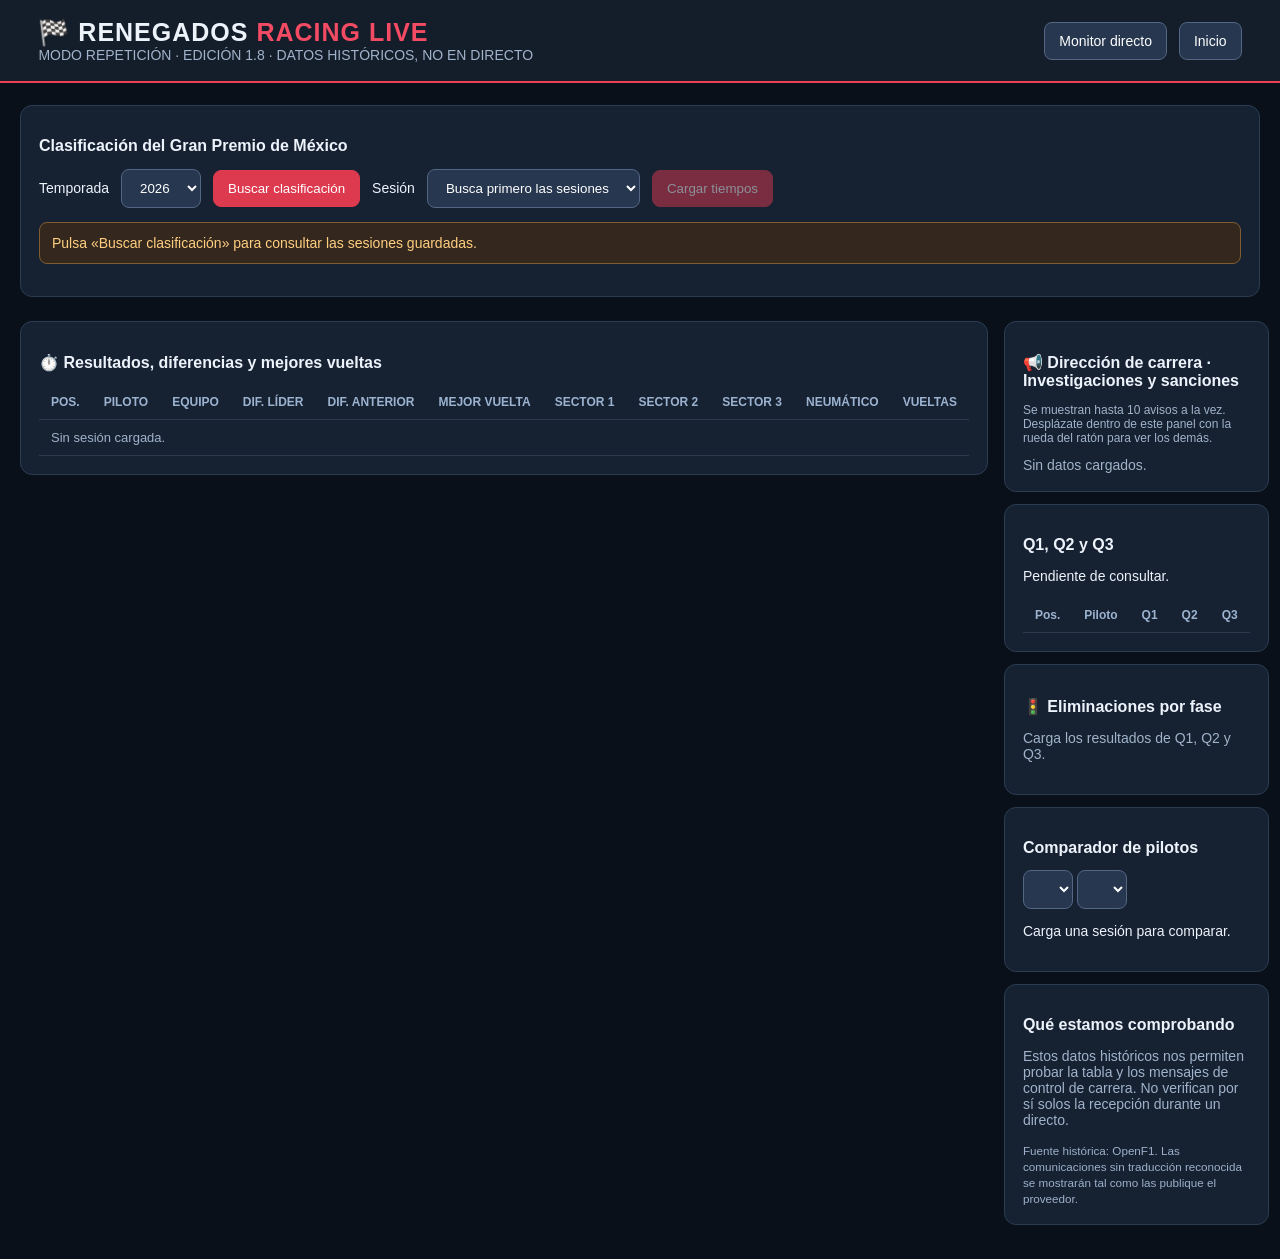
<file: repeticion.html>
<!doctype html><html lang="es"><head><meta charset="utf-8"><meta name="viewport" content="width=device-width,initial-scale=1"><title>RENEGADOS RACING LIVE — Repetición</title><style>
*{box-sizing:border-box}body{margin:0;background:#0a1019;color:#edf3fb;font:14px Segoe UI,Arial,sans-serif}header{padding:18px 3%;display:flex;justify-content:space-between;align-items:center;gap:10px;flex-wrap:wrap;background:#141d2a;border-bottom:2px solid #f03f56}h1{font-size:25px;letter-spacing:1px;margin:0}h1 span{color:#f34b63}main{max-width:1500px;margin:22px auto;padding:0 20px}.card{background:#162132;border:1px solid #2b3d52;border-radius:12px;padding:18px;margin:12px 0}.row{display:flex;align-items:center;gap:12px;flex-wrap:wrap}button,select,a.link{background:#26374f;color:white;border:1px solid #536683;padding:10px 14px;border-radius:8px;text-decoration:none;cursor:pointer}button{background:#dd3a50;border-color:#dd3a50}button:disabled{opacity:.5;cursor:wait}.note{padding:12px;margin-top:14px;border:1px solid #7f5d30;background:#34271d;color:#ffcf81;border-radius:8px}.muted{color:#a1b3ca}h2{font-size:16px}.grid{display:grid;grid-template-columns:2fr 1fr;gap:16px}.scroll{overflow:auto}table{border-collapse:collapse;width:100%;white-space:nowrap}th,td{text-align:left;padding:10px 12px;border-bottom:1px solid #2c3b4d}th{color:#9cb3d0;font-size:12px}td{font-size:13px}.flag{font-size:11px;color:#f6bd71}article{border-bottom:1px solid #344054;padding:10px 0}small{color:#9fb0ca}@media(max-width:950px){.grid{grid-template-columns:1fr}}
/* Diez avisos FIA visibles y desplazamiento independiente */
#events{max-height:680px;overflow-y:auto;overscroll-behavior:contain;scrollbar-width:thin;scrollbar-color:#62758f #152033}#events article{min-height:68px;box-sizing:border-box}#events:focus{outline:2px solid #f34b63;outline-offset:3px}
</style></head><body>
<header><div><h1>🏁 RENEGADOS <span>RACING LIVE</span></h1><div class="muted">MODO REPETICIÓN · EDICIÓN 1.8 · DATOS HISTÓRICOS, NO EN DIRECTO</div></div><div class="row"><a class="link" href="./directo.html">Monitor directo</a><a class="link" href="./">Inicio</a></div></header>
<main><div class="card"><h2>Clasificación del Gran Premio de México</h2><div class="row"><label for="year">Temporada</label><select id="year"><option>2026</option><option>2025</option><option>2024</option><option>2023</option></select><button id="sessions">Buscar clasificación</button><label for="session">Sesión</label><select id="session"><option value="">Busca primero las sesiones</option></select><button id="load" disabled>Cargar tiempos</button></div><div class="note" id="state" role="status">Pulsa «Buscar clasificación» para consultar las sesiones guardadas.</div><p class="muted" id="subtitle"></p></div>
<div class="grid"><div><div class="card"><h2>⏱️ Resultados, diferencias y mejores vueltas</h2><div class="scroll"><table><thead><tr><th>POS.</th><th>PILOTO</th><th>EQUIPO</th><th>DIF. LÍDER</th><th>DIF. ANTERIOR</th><th>MEJOR VUELTA</th><th>SECTOR 1</th><th>SECTOR 2</th><th>SECTOR 3</th><th>NEUMÁTICO</th><th>VUELTAS</th></tr></thead><tbody id="timing"><tr><td colspan="11" class="muted">Sin sesión cargada.</td></tr></tbody></table></div></div></div><div><div class="card"><h2>📢 Dirección de carrera · Investigaciones y sanciones</h2><p class="muted" style="font-size:12px">Se muestran hasta 10 avisos a la vez. Desplázate dentro de este panel con la rueda del ratón para ver los demás.</p><div id="events" class="muted" tabindex="0" role="region" aria-label="Avisos de Dirección de Carrera con desplazamiento">Sin datos cargados.</div></div><div class="card"><h2>Q1, Q2 y Q3</h2><p id="qualstatus">Pendiente de consultar.</p><div class="scroll"><table><thead><tr><th>Pos.</th><th>Piloto</th><th>Q1</th><th>Q2</th><th>Q3</th></tr></thead><tbody id="qualresults"></tbody></table></div></div><div class="card"><h2>🚦 Eliminaciones por fase</h2><p class="muted" id="elimNote">Carga los resultados de Q1, Q2 y Q3.</p><div id="eliminations"></div></div><div class="card"><h2>Comparador de pilotos</h2><select id="pilotA"></select> <select id="pilotB"></select><p id="comparison">Carga una sesión para comparar.</p></div><div class="card"><h2>Qué estamos comprobando</h2><p class="muted">Estos datos históricos nos permiten probar la tabla y los mensajes de control de carrera. No verifican por sí solos la recepción durante un directo.</p><small>Fuente histórica: OpenF1. Las comunicaciones sin traducción reconocida se mostrarán tal como las publique el proveedor.</small></div></div></div></main>
<script>
const BASE="https://renegados-f1-live.onrender.com", $=id=>document.getElementById(id);
function esc(s){return String(s??"—").replace(/[&<>"']/g,c=>({"&":"&amp;","<":"&lt;",">":"&gt;",'"':"&quot;","'":"&#39;"}[c]))}
async function fetchJSON(path){const con=new AbortController(),timeout=setTimeout(()=>con.abort(),28000);try{const r=await fetch(BASE+path,{signal:con.signal});const data=await r.json();if(!r.ok)throw Error(data.error||"Error HTTP "+r.status);return data}finally{clearTimeout(timeout)}}
function time(v){if(v==null||typeof v!=="number"||!Number.isFinite(v))return "—";return Math.floor(v/60)+":"+String((v%60).toFixed(3)).padStart(6,"0")}
function sector(v){return typeof v==="number"?v.toFixed(3):"—"}
function gap(a,b){return typeof a==="number"&&typeof b==="number"&&a>=b?"+"+(a-b).toFixed(3):"—"}
function traducirFIA(message){
 let s=String(message||"").trim();
 const exact={
 "SESSION ABORTED":"Sesión interrumpida",
 "SESSION STARTED":"Sesión iniciada",
 "SESSION ENDED":"Sesión finalizada",
 "SESSION SUSPENDED":"Sesión suspendida",
 "SESSION RESUMED":"Sesión reanudada",
 "SESSION STOPPED":"Sesión detenida",
 "TRACK CLEAR":"Pista despejada",
 "GREEN FLAG":"Bandera verde",
 "RED FLAG":"Bandera roja",
 "CHEQUERED FLAG":"Bandera a cuadros"
 };
 if(exact[s.toUpperCase()])return exact[s.toUpperCase()];
 const deleted=s.match(/^Car\s+(\d+)\s+\(([^)]+)\)\s+TIME\s+([\d:.]+)\s+DELETED\s*-\s*TRACK LIMITS AT TURN\s+(\d+)\s+LAP\s+(\d+)(.*)$/i);
 if(deleted)return "Coche "+deleted[1]+" ("+deleted[2]+"): tiempo "+deleted[3]+" anulado por exceder los límites de pista en la curva "+deleted[4]+", vuelta "+deleted[5]+(deleted[6]?" ("+deleted[6].trim()+")":"");
 const rules=[
 [/^CLEAR IN TRACK SECTOR (\d+)/i,"Pista despejada en el sector $1"],
 [/^DOUBLE YELLOW IN TRACK SECTOR (\d+)/i,"Doble bandera amarilla en el sector $1"],
 [/^YELLOW IN TRACK SECTOR (\d+)/i,"Bandera amarilla en el sector $1"],
 [/^GREEN IN TRACK SECTOR (\d+)/i,"Bandera verde en el sector $1"],
 [/^SAFETY CAR DEPLOYED/i,"Coche de seguridad en pista"],
 [/^VIRTUAL SAFETY CAR DEPLOYED/i,"Coche de seguridad virtual activado"],
 [/^VIRTUAL SAFETY CAR ENDING/i,"Finalizando coche de seguridad virtual"],
 [/^SAFETY CAR IN THIS LAP/i,"El coche de seguridad entra en boxes esta vuelta"],
 [/^DRS ENABLED/i,"DRS activado"],
 [/^DRS DISABLED/i,"DRS desactivado"],
 [/^NO FURTHER INVESTIGATION/i,"No se investigará más"],
 [/^NO FURTHER ACTION/i,"Sin más acciones"],
 [/^INCIDENT NOTED/i,"Incidente registrado"],
 [/^PIT LANE ENTRY CLOSED/i,"Entrada a boxes cerrada"],
 [/^PIT LANE ENTRY OPEN/i,"Entrada a boxes abierta"],
 [/TRACK LIMITS/i,"límites de pista"],
 [/\bTIME ([\d:.]+) DELETED\b/i,"tiempo $1 anulado"],
 [/\bAT TURN (\d+)\b/i,"en la curva $1"],
 [/\bLAP (\d+)\b/i,"vuelta $1"],
 [/^CAR (\d+)/i,"Coche $1"],
 [/^INVESTIGATION/i,"Investigación"],
 [/^PENALTY/i,"Penalización"]
 ];
 for(const [pattern,repl] of rules)s=s.replace(pattern,repl);
 return s;
}
function categoriaSesion(c){return ({SessionStatus:"Estado de la sesión",Flag:"Bandera",SafetyCar:"Coche de seguridad",Drs:"DRS",Other:"Otros",CarEvent:"Incidente de un coche"})[c]||c||"Aviso"}
function categoriaFIA(c,flag){if(flag==="CLEAR")return "Estado de pista";return categoriaSesion(c)}
function banderaFIA(c){return ({CLEAR:"Despejada",YELLOW:"Amarilla",DOUBLE_YELLOW:"Doble amarilla",RED:"Roja",GREEN:"Verde",CHEQUERED:"A cuadros"})[c]||c||""}
function compound(c){return {SOFT:"Blando",MEDIUM:"Medio",HARD:"Duro",INTERMEDIATE:"Intermedio",WET:"Lluvia extrema"}[c]||c||"—"}
function renderComparison(rows){let a=document.getElementById("pilotA"),b=document.getElementById("pilotB"),out=document.getElementById("comparison");for(let sel of [a,b])sel.innerHTML=rows.map((r,i)=>"<option value="+i+">"+esc(r.driver.name_acronym)+"</option>").join("");if(rows.length>1)b.selectedIndex=1;function compare(){let x=rows[a.value],y=rows[b.value],p=x?.best?.lap_duration,q=y?.best?.lap_duration;out.textContent=typeof p==="number"&&typeof q==="number"?x.driver.name_acronym+" "+time(p)+" / "+y.driver.name_acronym+" "+time(q)+" · Diferencia: "+Math.abs(p-q).toFixed(3)+" segundos":"Sin tiempos comparables"}a.onchange=compare;b.onchange=compare;compare()}
function renderEliminations(rows){
 const target=$("eliminations"),note=$("elimNote");
 if(!rows.length){note.textContent="No hay clasificación disponible.";target.replaceChildren();return}
 const sorted=rows.slice().sort((a,b)=>Number(a.posicion)-Number(b.posicion));
 const q1=sorted.filter(r=>Number(r.posicion)>15),q2=sorted.filter(r=>Number(r.posicion)>10&&Number(r.posicion)<=15),q3=sorted.filter(r=>Number(r.posicion)<=10);
 const groups=[["Eliminados en Q1",q1],["Eliminados en Q2",q2],["Finalistas de Q3",q3]];
 target.replaceChildren();
 for(const [heading,entries] of groups){
 const h=document.createElement("h3");h.textContent=heading;target.append(h);
 const ul=document.createElement("ul");
 for(const entry of entries){const li=document.createElement("li");li.textContent="P"+entry.posicion+" · "+(entry.siglas||entry.piloto)+" — "+(heading==="Eliminados en Q1"?(entry.q1||"Sin tiempo Q1"):heading==="Eliminados en Q2"?(entry.q2||"Sin tiempo Q2"):(entry.q3||"Sin tiempo Q3"));ul.append(li)}
 target.append(ul);
 }
 note.textContent="Clasificación por posición final: Q1: "+q1.length+" pilotos · Q2: "+q2.length+" pilotos · Q3: "+q3.length+" finalistas. Distribución estimada por posición final; las sanciones, ausencias o formatos excepcionales pueden alterar las eliminaciones.";
}
async function loadQualifying(){const status=$("qualstatus");status.textContent="Consultando Q1, Q2 y Q3…";try{let d=await fetchJSON("/api/historico/jolpica/"+$("year").value);let a=d.resultados||[];$("qualresults").innerHTML=a.map(r=>"<tr><td>"+esc(r.posicion)+"</td><td>"+esc(r.siglas||r.piloto)+"</td><td>"+esc(r.q1)+"</td><td>"+esc(r.q2)+"</td><td>"+esc(r.q3)+"</td></tr>").join("");status.textContent="Resultados históricos de clasificación obtenidos de Jolpica."}catch(e){status.textContent="Q1/Q2/Q3 no disponibles: "+e.message}}
async function alternativa(){const year=$("year").value; $("state").textContent="Probando clasificación gratuita alternativa de Jolpica…"; try{let d=await fetchJSON("/api/historico/jolpica/"+year);let a=d.resultados||[]; $("timing").innerHTML=a.length?a.map(r=>'<tr><td>'+esc(r.posicion)+'</td><td><b>'+esc(r.siglas)+'</b> '+esc(r.piloto)+'</td><td>'+esc(r.equipo)+'</td><td>Q3: '+esc(r.q3)+' / Q2: '+esc(r.q2)+' / Q1: '+esc(r.q1)+'</td><td colspan="5" class="muted">No disponibles en Jolpica</td></tr>').join(""):'<tr><td colspan="11">No hay resultados.</td></tr>'; $("events").textContent="Jolpica no ofrece aquí investigaciones ni penalizaciones. No se muestran datos inventados."; $("subtitle").textContent=esc(d.gran_premio)+" · "+esc(d.fecha)+" · "+esc(d.circuito); $("state").textContent="Clasificación real recuperada de Jolpica: "+a.length+" pilotos. Se muestran tiempos de Q1/Q2/Q3; no sectores individuales.";$("load").disabled=true; $("session").innerHTML='<option>Resultados disponibles mediante Jolpica</option>'}catch(e){$("state").textContent="OpenF1 y Jolpica no han entregado resultados: "+e.message}}
$("sessions").onclick=async()=>{const b=$("sessions");b.disabled=true;$("state").textContent="Buscando sesiones históricas…";try{let a=await fetchJSON("/api/historico/sesiones?year="+$("year").value+"&country=Mexico");$("session").innerHTML=a.map(s=>'<option value="'+s.session_key+'">'+esc(s.session_name)+" · "+esc(s.date_start)+" · "+esc(s.location)+'</option>').join("")||'<option value="">No se encontraron sesiones</option>';$("load").disabled=!a.length;$("state").textContent=a.length?"Sesiones encontradas: "+a.length+". Selecciona una y pulsa «Cargar tiempos».":"OpenF1 no devolvió sesiones de México para esta temporada."}catch(e){$("load").disabled=true;await alternativa()}finally{b.disabled=false}};
$("load").onclick=async()=>{let key=$("session").value;if(!key)return;let b=$("load");b.disabled=true;$("state").textContent="Consultando las vueltas, neumáticos y decisiones de los comisarios…";try{let d=await fetchJSON("/api/historico/sesion/"+encodeURIComponent(key));let drivers=d.drivers||[],laps=d.laps||[],results=d.session_result||[],stints=d.stints||[],events=d.race_control||[];let rows=drivers.map(driver=>{let no=driver.driver_number, ll=laps.filter(l=>l.driver_number===no),valid=ll.filter(l=>typeof l.lap_duration==="number"&&l.lap_duration>0&&!l.is_pit_out_lap),best=valid.sort((a,b)=>a.lap_duration-b.lap_duration)[0],result=results.find(x=>x.driver_number===no),st=stints.filter(x=>x.driver_number===no).sort((a,b)=>(b.stint_number||0)-(a.stint_number||0))[0];return{driver,best,result,st,n:ll.length}}).sort((a,b)=>(a.result?.position??999)-(b.result?.position??999)||((a.best?.lap_duration??9999)-(b.best?.lap_duration??9999)));renderComparison(rows);loadQualifying();let leader=rows.find(r=>typeof r.best?.lap_duration==="number")?.best?.lap_duration; $("timing").innerHTML=rows.map((r,i)=>'<tr><td>'+esc(r.result?.position??(i+1))+'</td><td><b>'+esc(r.driver.name_acronym)+'</b> '+esc(r.driver.full_name)+'</td><td>'+esc(r.driver.team_name)+'</td><td>'+gap(r.best?.lap_duration,leader)+'</td><td>'+gap(r.best?.lap_duration,rows[i-1]?.best?.lap_duration)+'</td><td>'+time(r.best?.lap_duration)+'</td><td>'+sector(r.best?.duration_sector_1)+'</td><td>'+sector(r.best?.duration_sector_2)+'</td><td>'+sector(r.best?.duration_sector_3)+'</td><td>'+esc(compound(r.st?.compound))+'</td><td>'+esc(r.result?.number_of_laps??r.n)+'</td></tr>').join("")||'<tr><td colspan="11">No se recibieron pilotos.</td></tr>'; $("events").innerHTML=events.length?events.slice().sort((a,b)=>String(a.date).localeCompare(String(b.date))).map(e=>'<article><small>'+esc(e.date)+'</small><div><span class="flag">'+esc(categoriaFIA(e.category,e.flag))+' · '+esc(banderaFIA(e.flag))+'</span></div><div>'+esc(traducirFIA(e.message))+'</div></article>').join(""):"No hay avisos de Dirección de Carrera disponibles para esta sesión o el proveedor no los ha publicado.";$("subtitle").textContent=esc(d.sesion?.country_name)+" · "+esc(d.sesion?.session_name)+" · "+esc(d.sesion?.date_start);$("state").textContent="Datos históricos recibidos: "+drivers.length+" pilotos, "+laps.length+" vueltas, "+events.length+" avisos FIA."+(Object.keys(d.errores_parciales||{}).length?" Algunos apartados no estaban disponibles.":"")}catch(e){$("state").textContent="No se pudo cargar el histórico: "+e.message}finally{b.disabled=false}};
</script></body></html>
</file>
<file: panel-fia.css>
/* Código de color FIA: solo color, sin modificar tamaños ni distribución */
#fia article.fia-green{border-left:4px solid #42d884}
#fia article.fia-yellow{border-left:4px solid #ffd34f}
#fia article.fia-red{border-left:4px solid #ff5268}
#fia article.fia-blue{border-left:4px solid #60abff}
#fia article.fia-white{border-left:4px solid #e9f0ff}
#fia article.fia-black{border-left:4px solid #818b9e}
#fia article.fia-checkered{border-left:4px solid #d6dae4}
#fia article.fia-other{border-left:4px solid #425b7b}
#fia article.fia-green .flag{color:#42d884}
#fia article.fia-yellow .flag{color:#ffd34f}
#fia article.fia-red .flag{color:#ff5268}
#fia article.fia-blue .flag{color:#60abff}
#fia article.fia-white .flag{color:#e9f0ff}
#fia article.fia-black .flag{color:#c0c7d3}
#fia article.fia-checkered .flag{color:#e4e8f1}
.fia-empty{padding:11px;color:#aac0d9;font-size:12px}
</file>
